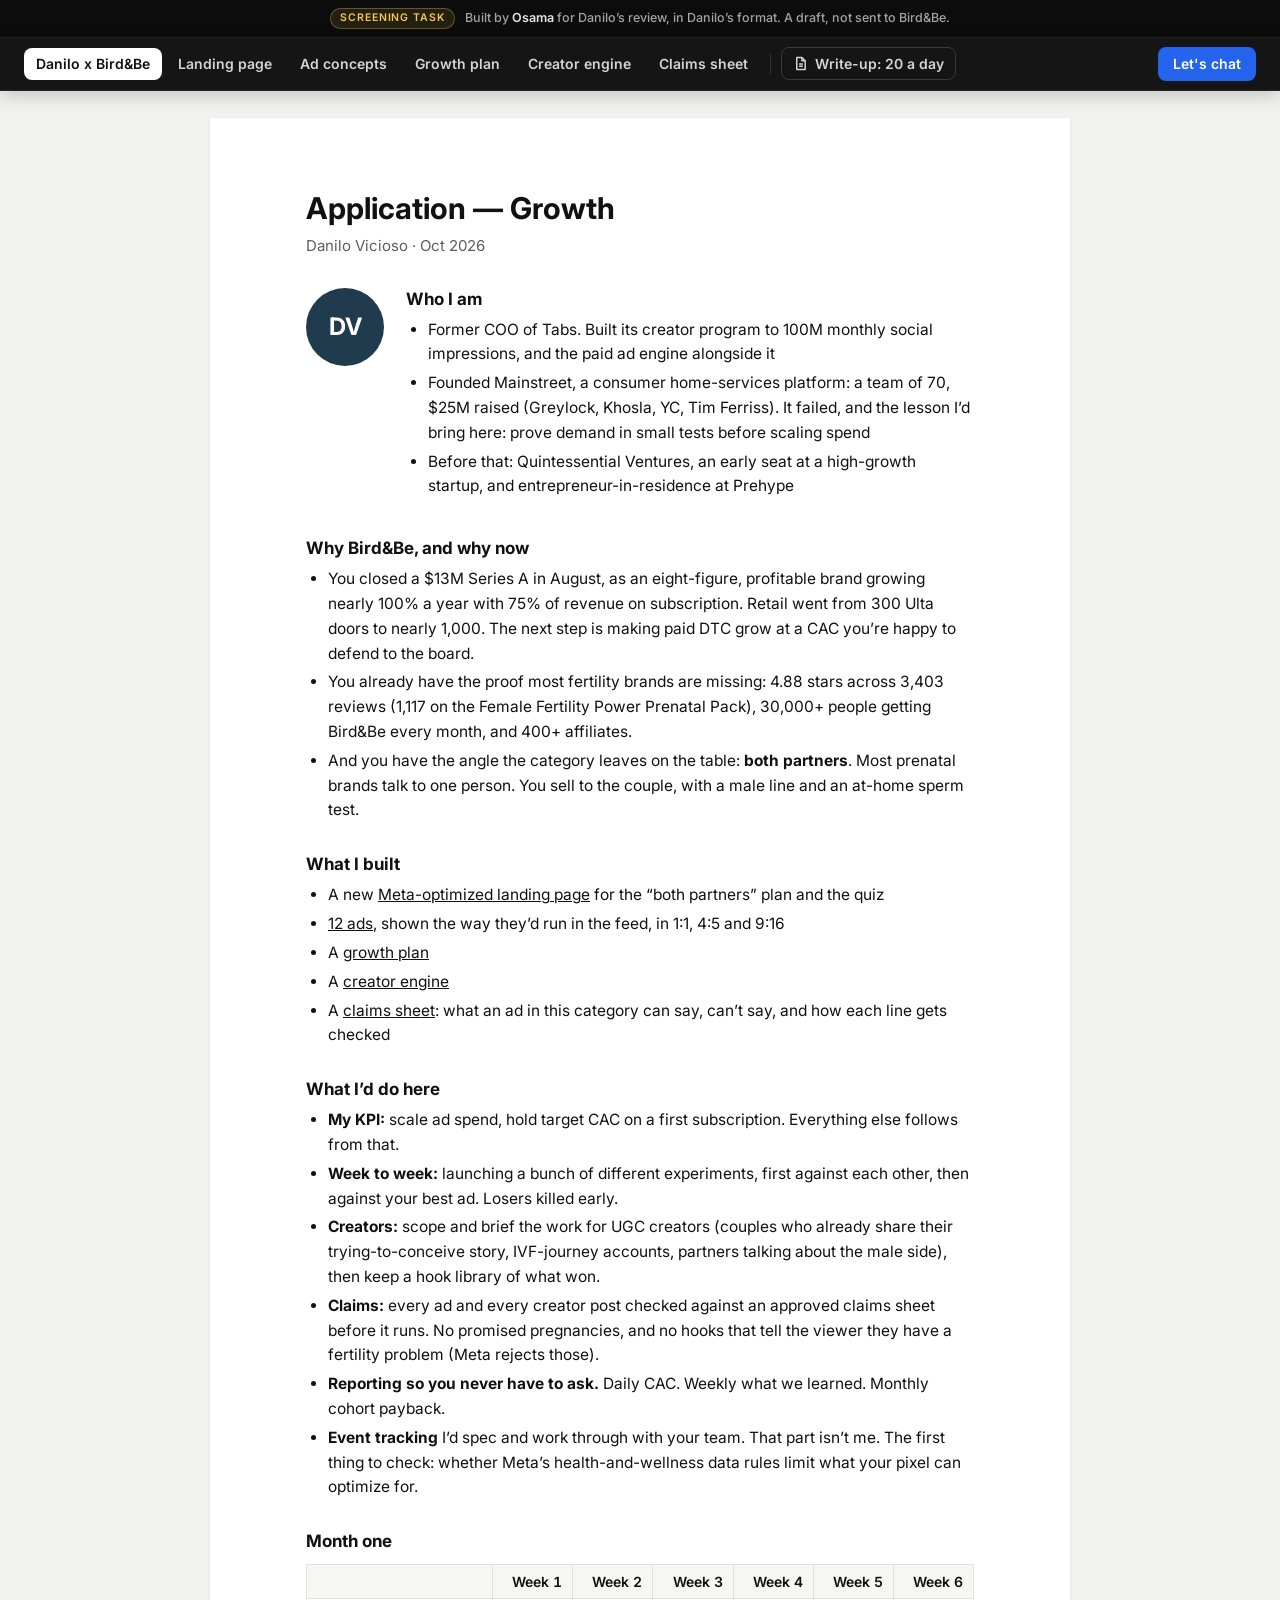
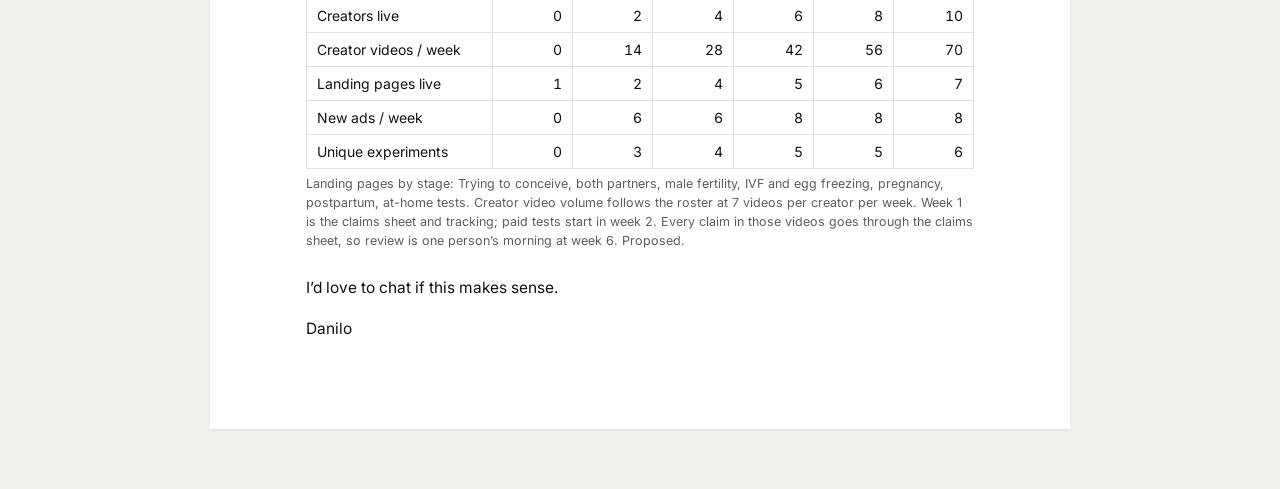
<file: index.html>
<!doctype html>
<html lang="en">
<head>
<meta charset="utf-8">
<meta name="viewport" content="width=device-width,initial-scale=1">
<meta name="robots" content="noindex,nofollow">
<title>Danilo x Bird&amp;Be</title>
<meta name="description" content="Application, landing page, 12 ad concepts in 3 sizes, growth plan, creator engine and claims sheet for Bird&amp;Be. A screening task built by Osama in Danilo’s format.">
<meta property="og:type" content="website">
<meta property="og:title" content="Danilo x Bird&amp;Be">
<meta property="og:description" content="Application, landing page, 12 ad concepts in 3 sizes, growth plan, creator engine and claims sheet for Bird&amp;Be. A screening task built by Osama in Danilo’s format.">
<meta property="og:url" content="https://madiosamam.github.io/birdandbe/">
<meta property="og:image" content="https://madiosamam.github.io/birdandbe/img/og-cover.jpg">
<meta property="og:image:width" content="1200">
<meta property="og:image:height" content="630">
<meta name="twitter:card" content="summary_large_image">
<link rel="icon" href="data:image/svg+xml,%3Csvg xmlns=%27http://www.w3.org/2000/svg%27 viewBox=%270 0 64 64%27%3E%3Crect width=%2764%27 height=%2764%27 rx=%2714%27 fill=%27%23151515%27/%3E%3Ctext x=%2732%27 y=%2744%27 font-family=%27Georgia,serif%27 font-size=%2734%27 fill=%27%23ffffff%27 text-anchor=%27middle%27%3EB%3C/text%3E%3C/svg%3E">
<link rel="preconnect" href="https://fonts.googleapis.com">
<link rel="preconnect" href="https://fonts.gstatic.com" crossorigin>
<link href="https://fonts.googleapis.com/css2?family=Inter:wght@400;500;600;700&family=Newsreader:ital,opsz,wght@0,6..72,400;0,6..72,500;0,6..72,600;1,6..72,400;1,6..72,500&family=Poppins:wght@400;500;600&family=Caveat:wght@500&display=swap" rel="stylesheet">
<link rel="stylesheet" href="style.css?v=12">
</head>
<body>

<div class="meta-bar"><span class="pill">Screening task</span><span>Built by <b>Osama</b> for Danilo’s review, in Danilo’s format. A draft, not sent to Bird&amp;Be.</span></div>

<header class="topbar">
  <nav class="tabs" aria-label="Sections">
    <a class="tab" href="#application">Danilo x Bird&amp;Be</a>
    <a class="tab" href="#landing">Landing page</a>
    <a class="tab" href="#ads">Ad concepts</a>
    <a class="tab" href="#growth">Growth plan</a>
    <a class="tab" href="#creators">Creator engine</a>
    <a class="tab" href="#claims">Claims sheet</a>
    <span class="divider" aria-hidden="true"></span>
    <a class="tab doc-tab" href="scale.html"><svg viewBox="0 0 16 16" fill="none" stroke="currentColor" stroke-width="1.6" stroke-linejoin="round" aria-hidden="true"><path d="M4 1.5h5.5L13 5v9.5H4z"/><path d="M9.5 1.5V5H13M6.5 8.5h4M6.5 11h4"/></svg>Write-up: 20 a day</a>
  </nav>
  <a class="chat" href="#chat">Let's chat</a>
</header>

<main>

<!-- ===================================================== APPLICATION -->
<section class="view" id="view-application">
<article class="doc">
  <h1>Application — Growth</h1>
  <p class="byline">Danilo Vicioso · Oct 2026</p>

  <div class="who">
    <div class="avatar">DV</div>
    <div>
      <h3>Who I am</h3>
      <ul>
        <li>Former COO of Tabs. Built its creator program to 100M monthly social impressions, and the paid ad engine alongside it</li>
        <li>Founded Mainstreet, a consumer home-services platform: a team of 70, $25M raised (Greylock, Khosla, YC, Tim Ferriss). It failed, and the lesson I’d bring here: prove demand in small tests before scaling spend</li>
        <li>Before that: Quintessential Ventures, an early seat at a high-growth startup, and entrepreneur-in-residence at Prehype</li>
      </ul>
    </div>
  </div>

  <h3>Why Bird&amp;Be, and why now</h3>
  <ul>
    <li>You closed a $13M Series A in August, as an eight-figure, profitable brand growing nearly 100% a year with 75% of revenue on subscription. Retail went from 300 Ulta doors to nearly 1,000. The next step is making paid DTC grow at a CAC you’re happy to defend to the board.</li>
    <li>You already have the proof most fertility brands are missing: 4.88 stars across 3,403 reviews (1,117 on the Female Fertility Power Prenatal Pack), 30,000+ people getting Bird&amp;Be every month, and 400+ affiliates.</li>
    <li>And you have the angle the category leaves on the table: <b>both partners</b>. Most prenatal brands talk to one person. You sell to the couple, with a male line and an at-home sperm test.</li>
  </ul>

  <h3>What I built</h3>
  <ul>
    <li>A new <a href="#landing">Meta-optimized landing page</a> for the “both partners” plan and the quiz</li>
    <li><a href="#ads">12 ads</a>, shown the way they’d run in the feed, in 1:1, 4:5 and 9:16</li>
    <li>A <a href="#growth">growth plan</a></li>
    <li>A <a href="#creators">creator engine</a></li>
    <li>A <a href="#claims">claims sheet</a>: what an ad in this category can say, can’t say, and how each line gets checked</li>
  </ul>

  <h3>What I’d do here</h3>
  <ul>
    <li><b>My KPI:</b> scale ad spend, hold target CAC on a first subscription. Everything else follows from that.</li>
    <li><b>Week to week:</b> launching a bunch of different experiments, first against each other, then against your best ad. Losers killed early.</li>
    <li><b>Creators:</b> scope and brief the work for UGC creators (couples who already share their trying-to-conceive story, IVF-journey accounts, partners talking about the male side), then keep a hook library of what won.</li>
    <li><b>Claims:</b> every ad and every creator post checked against an approved claims sheet before it runs. No promised pregnancies, and no hooks that tell the viewer they have a fertility problem (Meta rejects those).</li>
    <li><b>Reporting so you never have to ask.</b> Daily CAC. Weekly what we learned. Monthly cohort payback.</li>
    <li><b>Event tracking</b> I’d spec and work through with your team. That part isn’t me. The first thing to check: whether Meta’s health-and-wellness data rules limit what your pixel can optimize for.</li>
  </ul>

  <h3>Month one</h3>
  <div class="table-scroll">
  <table class="t">
    <tr><th></th><th class="num">Week 1</th><th class="num">Week 2</th><th class="num">Week 3</th><th class="num">Week 4</th><th class="num">Week 5</th><th class="num">Week 6</th></tr>
    <tr><td>Creators live</td><td class="num">0</td><td class="num">2</td><td class="num">4</td><td class="num">6</td><td class="num">8</td><td class="num">10</td></tr>
    <tr><td>Creator videos / week</td><td class="num">0</td><td class="num">14</td><td class="num">28</td><td class="num">42</td><td class="num">56</td><td class="num">70</td></tr>
    <tr><td>Landing pages live</td><td class="num">1</td><td class="num">2</td><td class="num">4</td><td class="num">5</td><td class="num">6</td><td class="num">7</td></tr>
    <tr><td>New ads / week</td><td class="num">0</td><td class="num">6</td><td class="num">6</td><td class="num">8</td><td class="num">8</td><td class="num">8</td></tr>
    <tr><td>Unique experiments</td><td class="num">0</td><td class="num">3</td><td class="num">4</td><td class="num">5</td><td class="num">5</td><td class="num">6</td></tr>
  </table>
  </div>
  <p class="note">Landing pages by stage: Trying to conceive, both partners, male fertility, IVF and egg freezing, pregnancy, postpartum, at-home tests. Creator video volume follows the roster at 7 videos per creator per week. Week 1 is the claims sheet and tracking; paid tests start in week 2. Every claim in those videos goes through the claims sheet, so review is one person’s morning at week 6. Proposed.</p>

  <p class="sig" id="chat">I’d love to chat if this makes sense.</p>
  <p>Danilo</p>
</article>
</section>

<!-- ===================================================== LANDING PAGE -->
<section class="view lp" id="view-landing">
  <div class="marquee"><span>SUBSCRIBE &amp; SAVE 10% ✦ SUBSCRIPTIONS SHIP FREE ✦ DISCREET, UNMARKED PACKAGING ✦ HSA / FSA ELIGIBLE ✦ FORMULATED BY FERTILITY DOCTORS ✦&nbsp;SUBSCRIBE &amp; SAVE 10% ✦ SUBSCRIPTIONS SHIP FREE ✦ DISCREET, UNMARKED PACKAGING ✦ HSA / FSA ELIGIBLE ✦ FORMULATED BY FERTILITY DOCTORS ✦&nbsp;SUBSCRIBE &amp; SAVE 10% ✦ SUBSCRIPTIONS SHIP FREE ✦ DISCREET, UNMARKED PACKAGING ✦ HSA / FSA ELIGIBLE ✦ FORMULATED BY FERTILITY DOCTORS ✦&nbsp;SUBSCRIBE &amp; SAVE 10% ✦ SUBSCRIPTIONS SHIP FREE ✦ DISCREET, UNMARKED PACKAGING ✦ HSA / FSA ELIGIBLE ✦ FORMULATED BY FERTILITY DOCTORS ✦&nbsp;</span></div>
  <div class="nav">
    <a href="https://birdandbe.com/" target="_blank" rel="noopener" aria-label="Bird&amp;Be home"><img class="logo" src="img/birdandbe-logo.png" alt="Bird&amp;Be"></a>
    <nav><a href="https://birdandbe.com/collections/all" target="_blank" rel="noopener">Shop</a><a href="https://birdandbe.com/blogs/the-nest" target="_blank" rel="noopener">Learn</a><a href="https://birdandbe.com/pages/third-party-testing" target="_blank" rel="noopener">Third-Party Testing</a></nav>
    <span class="grow"></span>
    <a class="btn navy" href="https://birdandbe.com/pages/quiz" target="_blank" rel="noopener" style="padding:12px 22px">Take the quiz</a>
  </div>

  <div class="hero" id="landing-quiz">
    <div class="copy">
      <div class="eyebrow">For couples planning a pregnancy</div>
      <h1>It takes two. <em>So does the prep.</em></h1>
      <p class="lede">Doctor-formulated daily packs for her and for him, plus tests you can take at home. Take the five-minute quiz for a personalized recommendation.</p>
      <a class="btn navy" href="https://birdandbe.com/pages/quiz" target="_blank" rel="noopener">Take the quiz</a>
      <div class="sub-cta">Finish the quiz, get 10% off your next order · skip or cancel anytime · discreet shipping</div>
      <div class="checks"><span>Formulated by fertility doctors</span><span>Third-party tested in ISO 17025-accredited labs</span><span>HSA / FSA eligible</span></div>
      <p class="src">Claims as stated on birdandbe.com product pages and site banners, read 1 Oct 2026.</p>
    </div>
    <div class="media"><img loading="lazy" decoding="async" src="img/lifestyle-couple-in-bed-with-packs.webp" alt="A couple holding the Female and Male Fertility Power Packs" style="object-position:50% 20%"></div>
  </div>

  <div class="wrap">
    <div class="proofbar">
      <div><b>1,117</b><span>reviews on the Female Fertility Power Prenatal Pack <span class="stars">★★★★★</span></span></div>
      <div><b>30,000+</b><span>people getting Bird&amp;Be every month</span></div>
      <div><b>~1,000</b><span>Ulta Beauty stores carry Bird&amp;Be</span></div>
      <div><b>30</b><span>daily packets in every Power Pack</span></div>
    </div>
    <p class="src">Reviews and subscriber count from birdandbe.com; store count from Bird&amp;Be’s 2026 release (PR Newswire); packets from the box.</p>
  </div>

  <section class="s">
    <div class="wrap split" id="lp-onepack">
      <div style="border-radius:24px;overflow:hidden;background:#fff"><img loading="lazy" decoding="async" src="img/flatlay-power-prenatal-sachet-capsules.webp" alt="One Power Prenatal packet with its capsules"></div>
      <div>
        <div class="eyebrow">What’s in one packet</div>
        <h2 class="big">One pack. <em>Not five bottles.</em></h2>
        <p class="lead">Prenatal vitamins, egg-quality antioxidants, DHA and iron, sorted into one packet a day. Tear, take with food, done. The Male Fertility Power Pack works the same way, so you can take them together.</p>
        <p class="lead" style="margin-top:14px">5 capsules and 2 softgels per packet · 30 packets a box · vegan, major-allergen and gluten-free.</p>
        <p class="src">“Prenatals + egg quality antioxidants + DHA + Iron in one pack - not 5 separate bottles”: Female Fertility Power Prenatal Pack page and sachet, birdandbe.com, 1 Oct 2026.</p>
      </div>
    </div>
  </section>

  <section class="s sand">
    <div class="wrap center">
      <div class="eyebrow">Two packs, one plan</div>
      <h2 class="big">Her half. <em>His half.</em></h2>
      <p class="lead">Most prenatal routines are built for one person. Bird&amp;Be makes a pack for each partner, formulated by fertility doctors and third-party tested.</p>
      <div class="halves" style="text-align:left">
        <div class="half">
          <div class="ph"><img loading="lazy" decoding="async" src="img/female-fertility-power-prenatal-pack.webp" alt="Female Fertility Power Prenatal Pack"></div>
          <div class="body">
            <span class="chip">For her · trying to conceive</span>
            <h3>Female Fertility Power Prenatal Pack</h3>
            <div class="stars">★★★★★ <span style="color:var(--bb-navy);letter-spacing:0;font-size:13px">4.88 · 1,117 reviews</span></div>
            <ul>
              <li>Supports egg quality with CoQ10, NAC and more powerful antioxidants*</li>
              <li>Supports early neural tube development with choline, folate and vitamin A*</li>
              <li>Helps to prep your uterus and body for pregnancy with vitamins C, D, E and more*</li>
            </ul>
            <div class="price">$63 <small>or $56.70 on subscription</small></div>
          </div>
        </div>
        <div class="half">
          <div class="ph"><img loading="lazy" decoding="async" src="img/male-fertility-power-pack-sachet.jpg" alt="Male Fertility Power Pack"></div>
          <div class="body">
            <span class="chip" style="background:#d9e6f2;color:#1f4766">For him · trying to conceive</span>
            <h3>Male Fertility Power Pack</h3>
            <div class="stars">★★★★★ <span style="color:var(--bb-navy);letter-spacing:0;font-size:13px">4.86 · 162 reviews</span></div>
            <ul>
              <li>Supports healthy sperm count, motility and shape with CoQ10, L-Carnitine and antioxidants*</li>
              <li>Promotes healthy testosterone and hormone balance with zinc, vitamin D and magnesium*</li>
              <li>Supports sperm DNA quality with folate and choline*</li>
            </ul>
            <div class="price">$63 <small>or $56.70 on subscription</small></div>
          </div>
        </div>
      </div>
      <div style="margin-top:34px"><a class="btn navy" href="https://birdandbe.com/pages/quiz" target="_blank" rel="noopener">Find your plan: take the quiz</a><div class="sub-cta">Both packs together: Egg + Sperm Support Bundle, $107.10 instead of $126</div></div>
      <p class="src">Benefit lines quoted from each product page, birdandbe.com, 1 Oct 2026; “like NAC and Vitamin E” left out of his first line, because NAC isn’t on his facts panel. Prices from birdandbe.com product data; subscription saves 10%.</p>
    </div>
  </section>

  <section class="s navy">
    <div class="wrap split wide-left" id="lp-him">
      <div>
        <div class="eyebrow">The half that gets left out</div>
        <h2 class="big">Fertility isn’t only her job.</h2>
        <p class="lead">Sperm health is part of the plan from day one, and it’s the part most routines skip. Bird&amp;Be’s At-Home Sperm Test Kit is FDA-cleared and measures five sperm parameters at home, with results on a phone in under 20 minutes. Three tests per box, so you can track over time.</p>
        <div style="margin-top:26px"><a class="btn" style="background:#fff;color:var(--bb-navy)" href="https://birdandbe.com/products/at-home-sperm-test-kit" target="_blank" rel="noopener">Add the at-home test · $99</a></div>
        <p class="src" style="color:#c9d6e3">Test claims as stated on the At-Home Sperm Test Kit page and box, birdandbe.com, 1 Oct 2026. A screening test, not a diagnosis.</p>
      </div>
      <div style="border-radius:24px;overflow:hidden"><img loading="lazy" decoding="async" src="img/at-home-sperm-test-kit.jpg" alt="At-Home Sperm Test Kit with phone app"></div>
    </div>
  </section>

  <section class="s">
    <div class="wrap center">
      <div class="eyebrow">How it works</div>
      <h2 class="big">Three steps. <em>One morning habit.</em></h2>
      <div class="steps" style="text-align:left">
        <div class="step"><b>1</b><h3>Take the quiz</h3><p>About five minutes to a personalized recommendation of packs and boosts. Finishing it gets 10% off your next order.</p></div>
        <div class="step"><b>2</b><h3>Your plan ships</h3><p>30 daily packets per pack, on subscription. Ships free in plain, unmarked packaging. Skip or cancel anytime.</p></div>
        <div class="step"><b>3</b><h3>One packet each, with food</h3><p>Tear, take, done. Same time, same breakfast, two packets.</p></div>
      </div>
      <div style="margin-top:34px"><a class="btn navy" href="https://birdandbe.com/pages/quiz" target="_blank" rel="noopener">Take the quiz</a></div>
    </div>
  </section>

  <section class="s mint">
    <div class="wrap">
      <div class="eyebrow">What’s inside</div>
      <h2 class="big">The doses doing the heavy lifting.</h2>
      <div class="ing">
        <div><b>CoQ10 · 200&nbsp;mg</b><span>In both packs (600&nbsp;mg with the optional boost). Listed for egg quality in hers, and for sperm count, motility and shape in his.*</span></div>
        <div><b>Acetyl-L-carnitine · 500&nbsp;mg</b><span>In both packs’ antioxidant capsules.*</span></div>
        <div><b>Folate 1&nbsp;mg + choline</b><span>Both packs. For early neural tube development in hers; for sperm DNA quality in his: “nutrients most men’s supplements skip.”*</span></div>
        <div><b>DHA · 300&nbsp;mg</b><span>Algae-based omega-3, in both packs.*</span></div>
        <div><b>NAC 500&nbsp;mg + iron 27&nbsp;mg</b><span>Hers. NAC is the antioxidant Bird&amp;Be lists next to CoQ10 for egg quality; iron as ferrous bisglycinate.*</span></div>
        <div><b>Zinc 25&nbsp;mg + L-arginine 500&nbsp;mg</b><span>His. Zinc, vitamin D and magnesium are listed for healthy testosterone and hormone balance.*</span></div>
      </div>
      <p class="src">Doses from the supplement-facts panels on birdandbe.com product pages, 1 Oct 2026. *These statements have not been evaluated by the Food and Drug Administration. This product is not intended to diagnose, treat, cure, or prevent any disease.</p>
    </div>
  </section>

  <section class="s">
    <div class="wrap center">
      <div class="eyebrow">Shop the plan</div>
      <h2 class="big">Start with one. <em>Or start with both.</em></h2>
      <div class="products" style="text-align:left">
        <a class="prod" href="https://birdandbe.com/products/female-fertility-power-pack-prenatal-vitamins" target="_blank" rel="noopener"><div class="ph"><img loading="lazy" decoding="async" src="img/female-fertility-power-prenatal-pack.webp" alt="Female Fertility Power Prenatal Pack box"></div><div class="b"><span class="chip">For her</span><h3>Female Fertility Power Prenatal Pack</h3><p>Prenatal vitamins + DHA + antioxidants + iron</p><div class="price">$63 <small>· $56.70 subscribed</small></div></div></a>
        <a class="prod" href="https://birdandbe.com/products/male-fertility-supplements-power-pack" target="_blank" rel="noopener"><div class="ph"><img loading="lazy" decoding="async" src="img/male-fertility-power-pack.webp" alt="Male Fertility Power Pack box"></div><div class="b"><span class="chip" style="background:#d9e6f2;color:#1f4766">For him</span><h3>Male Fertility Power Pack</h3><p>Multivitamins + DHA + antioxidants + CoQ10</p><div class="price">$63 <small>· $56.70 subscribed</small></div></div></a>
        <a class="prod" href="https://birdandbe.com/products/prenatal-egg-sperm-support-bundle-for-couples" target="_blank" rel="noopener"><div class="ph"><img loading="lazy" decoding="async" src="img/egg-sperm-support-bundle.webp" alt="Egg + Sperm Support Bundle: both Power Pack boxes"></div><div class="b"><span class="chip" style="background:#f3dfe6;color:#6E1A3A">For both · save 15%</span><h3>Egg + Sperm Support Bundle</h3><p>Both Power Packs in one order</p><div class="price">$107.10 <small><s>$126</s></small></div></div></a>
        <a class="prod" href="https://birdandbe.com/products/at-home-sperm-test-kit" target="_blank" rel="noopener"><div class="ph"><img loading="lazy" decoding="async" src="img/at-home-sperm-test-kit.jpg" alt="At-Home Sperm Test Kit with the phone app"></div><div class="b"><span class="chip" style="background:#e7e3d6;color:#4b4630">At-home test</span><h3>At-Home Sperm Test Kit</h3><p>Five sperm parameters, 3 tests, results in under 20 minutes</p><div class="price">$99</div></div></a>
      </div>
      <p class="src">Prices from birdandbe.com, 1 Oct 2026.</p>
    </div>
  </section>

  <section class="s sand" id="lp-reviews">
    <div class="wrap center">
      <div class="eyebrow">Reviews</div>
      <h2 class="big">In their own words.</h2>
      <div class="reviews-filter">
        <button class="on" data-f="all">See all</button>
        <button data-f="both">Both partners</button>
        <button data-f="easy">Easy to take</button>
        <button data-f="test">At-home test</button>
        <button data-f="clinic">From the clinic</button>
      </div>
      <div class="reviews" style="text-align:left">
        <div class="rev" data-t="both"><q>My husband and I were taking a crazy amount of fertility supplements from our naturopath, and it was well over $250 a month. We’re getting a higher dose of CoQ10 from this formula and spending less.</q><div class="who"><span>Jayne</span><span class="tag">Egg + Sperm Bundle</span></div></div>
        <div class="rev" data-t="test"><q>my husband was much more willing to do the at home test and gave us a lot of peace of mind. For 3 tests and reduced anxiety, this is more than worth the price, imo!</q><div class="who"><span>Rebekah M., Chicago</span><span class="tag">Sperm Test Kit</span></div></div>
        <div class="rev" data-t="both easy"><q>The subscription reminders make it so easy to confirm, delay, or skip an order if needed, and the packs make it so simple to get our daily pills in.</q><div class="who"><span>Anonymous, Saskatoon</span><span class="tag">Male Power Pack</span></div></div>
        <div class="rev" data-t="clinic"><q>We were recommended to Bird&amp;Be from our fertility clinic and from the start- I had only good things to say.</q><div class="who"><span>Gabriella B., Hallandale</span><span class="tag">Female Power Pack</span></div></div>
        <div class="rev" data-t="test"><q>Husband was thoroughly impressed with the product. Not even the most tech savvy fella and didn’t even ask for my help with set up or anything.</q><div class="who"><span>Brittany M., Ardrossan</span><span class="tag">Sperm Test Kit</span></div></div>
        <div class="rev" data-t="easy"><q>I was a little nervous about the iron but haven’t experienced any side effects.</q><div class="who"><span>Rebecca A., Mississauga</span><span class="tag">Female Power Pack</span></div></div>
        <div class="rev" data-t="both"><q>We knew it was more expensive for prenatals, but compared to fertility treatments?! SO. MUCH. CHEAPER.</q><div class="who"><span>Miranda, Las Vegas</span><span class="tag">Egg + Sperm Bundle</span></div></div>
        <div class="rev" data-t="test clinic"><q>We also tested in the fertility clinic and the result matched with home test kits.</q><div class="who"><span>Anonymous, Toronto</span><span class="tag">Sperm Test Kit</span></div></div>
      </div>
      <p class="src">Reviews quoted word for word from birdandbe.com product pages (Judge.me), 1 Oct 2026; sitewide 4.88★ from 3,403 reviews. Reviews that describe a pregnancy are left out on purpose: they can’t be shown as typical results. Individual results vary.</p>
    </div>
  </section>

  <section class="s">
    <div class="wrap story">
      <div class="ph"><img loading="lazy" decoding="async" src="img/founders-samantha-diamond-breanna-hughes.jpg" alt="Bird&amp;Be founders"></div>
      <div>
        <div class="eyebrow">Why Bird&amp;Be exists</div>
        <h2 class="big">“We get it <em>because we lived it.</em>”</h2>
        <p class="lead">Samantha Diamond was going through pregnancy loss and buying ovulation and pregnancy tests at the drugstore every two weeks, while trying to source a list of supplements from her doctor. Breanna Hughes had been through more than four years of infertility, recurrent pregnancy loss and IVF.</p>
        <blockquote>“I had a Sorel boot box full of like 30 different bottles of pills.”<br><span style="font:500 14px var(--sans);font-style:normal">Breanna Hughes, co-founder &amp; COO</span></blockquote>
        <p class="lead">So they built the opposite: one packet a day, formulated by fertility doctors, for both partners.</p>
        <p class="src">About page, birdandbe.com; Samantha Diamond in PR Newswire, Sept 2026; Breanna Hughes in Collabs.io, Nov 2024.</p>
      </div>
    </div>
  </section>

  <section class="s sand">
    <div class="wrap center">
      <div class="eyebrow">Choose your start</div>
      <h2 class="big">One plan for two, <em>or one for you.</em></h2>
      <div class="offer" style="text-align:left">
        <div class="plan-card best"><span class="flag">MOST COMPLETE</span>
          <h3>Egg + Sperm Support Bundle</h3>
          <div class="price">$107.10 <small><s>$126</s> · save 15%</small></div>
          <ul><li>Female + Male Fertility Power Packs</li><li>30 daily packets each</li><li>Ships free, in plain packaging</li><li>HSA / FSA eligible</li></ul>
          <a class="btn navy" href="https://birdandbe.com/products/prenatal-egg-sperm-support-bundle-for-couples" target="_blank" rel="noopener">Get the couple plan</a>
        </div>
        <div class="plan-card">
          <h3>Just me, for now</h3>
          <div class="price">$56.70 <small>/ pack on subscription · $63 one-time</small></div>
          <ul><li>Female Fertility Power Prenatal Pack</li><li>Skip, reschedule or cancel anytime</li><li>Add his pack whenever you’re both ready</li><li>HSA / FSA eligible</li></ul>
          <a class="btn ghost" href="https://birdandbe.com/pages/quiz" target="_blank" rel="noopener">Take the quiz first</a>
        </div>
      </div>
      <p class="src">Offer terms from birdandbe.com, 1 Oct 2026.</p>
    </div>
  </section>

  <section class="s">
    <div class="wrap" style="max-width:900px">
      <div class="eyebrow">FAQ</div>
      <h2 class="big">Questions couples ask.</h2>
      
      <details><summary>Should we both take something?</summary><p>Bird&amp;Be makes a Female Fertility Power Prenatal Pack and a Male Fertility Power Pack, and sells them together as the Egg + Sperm Support Bundle, for couples preparing for or actively trying to conceive.</p></details>
      <details><summary>How do I take it?</summary><p>One packet a day, with food. Each Power Pack packet holds 5 capsules and 2 softgels; a box holds 30 packets. The CoQ10 boost versions add a softgel.</p></details>
      <details><summary>Can I skip or cancel my subscription?</summary><p>Yes. Skip, reschedule or cancel at any time, directly from your account, and manage orders by SMS. No contracts and no cancellation fees. Subscriptions save 10% and renew every 27 days.</p></details>
      <details><summary>What does shipping cost?</summary><p>Every subscription delivery ships free in the US and Canada. One-time orders ship free over $35. Orders arrive in plain, unmarked packaging.</p></details>
      <details><summary>Can I use HSA or FSA funds?</summary><p>Bird&amp;Be lists its products as HSA / FSA eligible.</p></details>
      <details><summary>Is the sperm test a diagnosis?</summary><p>No. It’s an FDA-cleared screening test that measures five sperm parameters at home. Talk to a doctor about any result.</p></details>
      
      <p class="src">Answers condensed from birdandbe.com, 1 Oct 2026.</p>
    </div>
  </section>

  <div class="disclaimer">Unsolicited concept by Danilo Vicioso, Former COO of Tabs. Not affiliated with, built by, or endorsed by Bird&amp;Be. Bird&amp;Be, product names and all photography belong to Bird&amp;Be. Every claim is quoted from birdandbe.com as read on 1 Oct 2026; the “clinically studied” motility figure on the Male Fertility Power Pack page is left out on purpose until the study is on file. *These statements have not been evaluated by the Food and Drug Administration. This product is not intended to diagnose, treat, cure, or prevent any disease.</div>
</section>

<!-- ===================================================== AD CONCEPTS -->
<section class="view" id="view-ads">
<div class="ads-page">
  <div class="ads-head">
    <p>Every ad is shown in the feed with its landing page. Every health line comes from the <a href="#claims">claims sheet</a>, and no hook tells the viewer they have a fertility problem. Switch the size:</p>
    <div class="ratio"><button class="on" data-r="11">1:1</button><button data-r="45">4:5</button><button data-r="916">9:16</button></div>
  </div>

  <div class="feed" data-r="11">

    <!-- 01 split -->
    <article class="post">
      <div class="ph"><div class="lg"><img loading="lazy" decoding="async" src="img/birdandbe-logo.png" alt="Bird&amp;Be"></div><div><b>Bird&amp;Be</b><span>Sponsored · Concept 01 · Her half, his half</span></div></div>
      <div class="copy">Most prenatal routines are built for one person.

Bird&amp;Be makes doctor-formulated packs for both partners: the Female Fertility Power Prenatal Pack and the Male Fertility Power Pack, in daily packets.

Get both in one order with the Egg + Sperm Support Bundle.</div>
      <div class="creative"><img loading="lazy" decoding="async" class="fit" src="img/egg-sperm-support-bundle.webp" alt="" style="object-position:50% 70%"><div class="a-split-top"><div class="c-serif">It takes two.</div></div><div class="a-pair"><div class="lab"><small>For him</small>Male Fertility Power Pack</div><div class="lab"><small>For her</small>Female Fertility Power Prenatal Pack</div></div></div>
      <div class="linkbar"><div><small>birdandbe.com</small><b>Her pack. His pack. One order.</b></div><a class="cta" href="#landing" title="Open the landing page this ad points to">Shop now</a></div>
    </article>

    <!-- 02 quiz -->
    <article class="post">
      <div class="ph"><div class="lg"><img loading="lazy" decoding="async" src="img/birdandbe-logo.png" alt="Bird&amp;Be"></div><div><b>Bird&amp;Be</b><span>Sponsored · Concept 02 · The quiz</span></div></div>
      <div class="copy">Preparing, trying, IVF, pregnant or postpartum: each stage needs something different.

The five-minute Bird&amp;Be quiz gives a personalized recommendation, and 10% off your next order when you finish.</div>
      <div class="creative a-quiz"><div class="layer">
        <div class="c-tag">Bird&amp;Be quiz · concept</div>
        <div class="prog"><i></i></div>
        <div class="c-serif" style="font-size:7.6cqw">Where are you in the journey?</div>
        <div class="opt">Preparing <span>○</span></div>
        <div class="opt sel">Trying to conceive <span>●</span></div>
        <div class="opt">Egg freezing + IVF <span>○</span></div>
        <div class="opt">Pregnancy <span>○</span></div>
        <div class="opt">Postpartum <span>○</span></div>
        <div class="c-foot" style="margin-top:auto;padding-top:3cqw">Five minutes to your perfect prenatal</div>
      </div></div>
      <div class="linkbar"><div><small>birdandbe.com</small><b>Find your perfect prenatal</b></div><a class="cta" href="#landing" title="Open the landing page this ad points to">Take quiz</a></div>
    </article>

    <!-- 03 sms -->
    <article class="post">
      <div class="ph"><div class="lg"><img loading="lazy" decoding="async" src="img/birdandbe-logo.png" alt="Bird&amp;Be"></div><div><b>Bird&amp;Be</b><span>Sponsored · Native 03 · Text thread</span></div></div>
      <div class="copy">The most common text in a Bird&amp;Be house.

Daily packets for her and for him, doctor-formulated and third-party tested. Delivered on subscription, skip or cancel any time.</div>
      <div class="creative a-sms"><div class="layer" style="padding:0">
        <div class="head">Sam ❤️</div>
        <div class="thread">
          <div class="b in">did you take yours?</div>
          <div class="b out">taking it now 💊</div>
          <div class="b in">the green box is yours btw</div>
          <div class="b out">I know which one is mine 😅</div>
          <div class="b in">ok good. same time tomorrow</div>
        </div>
        <div class="c-foot" style="padding:0 5cqw 5cqw;color:#555">Bird&amp;Be · for both of you</div>
      </div></div>
      <div class="linkbar"><div><small>birdandbe.com</small><b>Prenatal packs for two</b></div><a class="cta" href="#landing" title="Open the landing page this ad points to">Shop now</a></div>
    </article>

    <!-- 04 myth/fact -->
    <article class="post">
      <div class="ph"><div class="lg"><img loading="lazy" decoding="async" src="img/birdandbe-logo.png" alt="Bird&amp;Be"></div><div><b>Bird&amp;Be</b><span>Sponsored · Native 04 · Myth vs fact</span></div></div>
      <div class="copy">Fertility support usually gets pitched to one partner.

Bird&amp;Be also makes the Male Fertility Power Pack and an at-home sperm test, so both sides of the plan are covered.</div>
      <div class="creative a-myth"><div class="layer">
        <div class="c-tag" style="color:var(--bb-teal)">Fertility, myth vs fact</div>
        <div class="mf m"><small>Myth</small><div>Fertility supplements are only for women.</div></div>
        <div class="mf f"><small>Fact</small><div>Bird&amp;Be makes a Male Fertility Power Pack, too.</div></div>
        <div class="c-foot" style="color:var(--bb-teal)">birdandbe.com</div>
      </div></div>
      <div class="linkbar"><div><small>birdandbe.com</small><b>The male side of the plan</b></div><a class="cta" href="#landing" title="Open the landing page this ad points to">Learn more</a></div>
    </article>

    <!-- 05 check -->
    <article class="post">
      <div class="ph"><div class="lg"><img loading="lazy" decoding="async" src="img/birdandbe-logo.png" alt="Bird&amp;Be"></div><div><b>Bird&amp;Be</b><span>Sponsored · Native 05 · The check</span></div></div>
      <div class="copy">Run any prenatal through the check.

Bird&amp;Be: doctor-formulated, third-party tested, HSA/FSA eligible, and with a version for him.</div>
      <div class="creative a-check"><div class="layer">
        <div class="c-tag" style="color:#9fe0c9">The prenatal check</div>
        <div class="row">Doctor-formulated? <b>✓ YES</b></div>
        <div class="row">Third-party tested? <b>✓ YES</b></div>
        <div class="row">HSA / FSA eligible? <b>✓ YES</b></div>
        <div class="row">A version for him? <b>✓ YES</b></div>
        <div class="row">Skip or cancel any time? <b>✓ YES</b></div>
        <div class="c-foot" style="color:#9fe0c9">Five yeses · birdandbe.com</div>
      </div></div>
      <div class="linkbar"><div><small>birdandbe.com</small><b>Five yeses. One box.</b></div><a class="cta" href="#landing" title="Open the landing page this ad points to">Shop now</a></div>
    </article>

    <!-- 06 stat -->
    <article class="post">
      <div class="ph"><div class="lg"><img loading="lazy" decoding="async" src="img/birdandbe-logo.png" alt="Bird&amp;Be"></div><div><b>Bird&amp;Be</b><span>Sponsored · Exhibit 06 · The number</span></div></div>
      <div class="copy">4.88 stars from 1,117 reviews, on one prenatal pack.

The Female Fertility Power Prenatal Pack: prenatal vitamins, DHA, antioxidants and iron in one daily packet, formulated by fertility doctors and third-party tested.</div>
      <div class="creative a-stat"><div class="layer">
        <div class="c-tag">★★★★★ Female Fertility Power Prenatal Pack</div>
        <div class="n c-serif" style="margin-top:auto">1,117</div>
        <div class="c-serif" style="font-size:7cqw;margin-top:2cqw">reviews and counting.</div>
        <div class="c-foot" style="margin-top:5cqw">birdandbe.com</div>
      </div></div>
      <div class="linkbar"><div><small>birdandbe.com</small><b>Read the reviews</b></div><a class="cta" href="#landing" title="Open the landing page this ad points to">Shop now</a></div>
    </article>

    <!-- 07 review wall -->
    <article class="post">
      <div class="ph"><div class="lg"><img loading="lazy" decoding="async" src="img/birdandbe-logo.png" alt="Bird&amp;Be"></div><div><b>Bird&amp;Be</b><span>Sponsored · Native 07 · Review wall</span></div></div>
      <div class="copy">Four reviews from birdandbe.com, in the customers’ own words.

Doctor-formulated prenatals and fertility support for both partners. Individual results vary.</div>
      <div class="creative a-wall"><div class="layer">
        <div class="c-serif" style="font-size:6.4cqw">What customers say</div>
        <div class="grid">
          <div class="q">“the packs make it so simple to get our daily pills in.”<small>Saskatoon · Male Power Pack</small></div>
          <div class="q">“my husband was much more willing to do the at home test”<small>Rebekah M. · Sperm Test Kit</small></div>
          <div class="q">“We were recommended to Bird&amp;Be from our fertility clinic”<small>Gabriella B. · Female Power Pack</small></div>
          <div class="q">“We’re getting a higher dose of CoQ10 from this formula and spending less.”<small>Jayne · Egg + Sperm Bundle</small></div>
        </div>
      </div></div>
      <div class="linkbar"><div><small>birdandbe.com</small><b>Read the reviews</b></div><a class="cta" href="#landing" title="Open the landing page this ad points to">Shop now</a></div>
    </article>

    <!-- 08 sticky -->
    <article class="post">
      <div class="ph"><div class="lg"><img loading="lazy" decoding="async" src="img/birdandbe-logo.png" alt="Bird&amp;Be"></div><div><b>Bird&amp;Be</b><span>Sponsored · Native 08 · Sticky note</span></div></div>
      <div class="copy">We left a note on the box.

Bird&amp;Be makes daily fertility packs for her and for him. Same morning, two packets.</div>
      <div class="creative a-sticky"><img loading="lazy" decoding="async" src="img/lifestyle-woman-unboxing-kitchen.webp" alt=""><div class="note">Don’t forget: he takes one too. ♡</div></div>
      <div class="linkbar"><div><small>birdandbe.com</small><b>Packs for both partners</b></div><a class="cta" href="#landing" title="Open the landing page this ad points to">Shop now</a></div>
    </article>

    <!-- 09 side by side -->
    <article class="post">
      <div class="ph"><div class="lg"><img loading="lazy" decoding="async" src="img/birdandbe-logo.png" alt="Bird&amp;Be"></div><div><b>Bird&amp;Be</b><span>Sponsored · Native 09 · Side by side</span></div></div>
      <div class="copy">One bottle for one person, or a plan for two.

The Egg + Sperm Support Bundle puts both Power Packs in one order: $107.10 instead of $126.</div>
      <div class="creative"><div class="a-vs">
        <div class="them"><h5>The usual</h5><p class="big">One bottle.</p><p>One partner</p><p>Guess the right one</p><p>Buy again when it runs out</p></div>
        <div class="us"><h5>Bird&amp;Be</h5><p class="big">A plan for two.</p><p>Both partners</p><p>Picked with a five-minute quiz</p><p>Delivered, skip any time</p></div>
      </div></div>
      <div class="linkbar"><div><small>birdandbe.com</small><b>Egg + Sperm Support Bundle</b></div><a class="cta" href="#landing" title="Open the landing page this ad points to">Shop now</a></div>
    </article>

    <!-- 10 offer -->
    <article class="post">
      <div class="ph"><div class="lg"><img loading="lazy" decoding="async" src="img/birdandbe-logo.png" alt="Bird&amp;Be"></div><div><b>Bird&amp;Be</b><span>Sponsored · Exhibit 10 · Offer</span></div></div>
      <div class="copy">Two Power Packs, one order, 15% off.

The Egg + Sperm Support Bundle: the Female and Male Fertility Power Packs together for $107.10 (vs $126 separately). Free shipping on US orders over $35.</div>
      <div class="creative"><img loading="lazy" decoding="async" src="img/lifestyle-couple-in-bed-with-packs.webp" alt="" style="object-position:50% 30%"><div class="layer" style="justify-content:flex-end">
        <div style="background:rgba(251,247,238,.94);border-radius:4cqw;padding:5cqw">
          <div class="c-tag" style="color:var(--bb-teal)">Egg + Sperm Support Bundle</div>
          <div class="c-serif" style="font-size:9cqw;margin:2cqw 0">$107.10 <span style="font-size:.5em;text-decoration:line-through;opacity:.6">$126</span></div>
          <div style="font:500 3.6cqw/1.3 var(--sans)">Both Power Packs · save 15% · free US shipping over $35</div>
        </div>
      </div></div>
      <div class="linkbar"><div><small>birdandbe.com</small><b>Save 15% on the couple bundle</b></div><a class="cta" href="#landing" title="Open the landing page this ad points to">Shop now</a></div>
    </article>

    <!-- 11 test at home -->
    <article class="post">
      <div class="ph"><div class="lg"><img loading="lazy" decoding="async" src="img/birdandbe-logo.png" alt="Bird&amp;Be"></div><div><b>Bird&amp;Be</b><span>Sponsored · Exhibit 11 · At home</span></div></div>
      <div class="copy">A sperm test that never leaves the bathroom.

Bird&amp;Be’s At-Home Sperm Test Kit, $99. Private, at home, on his schedule.</div>
      <div class="creative"><img loading="lazy" decoding="async" class="fit" src="img/at-home-sperm-test-kit.jpg" alt=""><div class="layer">
        <div class="c-serif" style="font-size:8.6cqw;color:var(--bb-navy);max-width:62%">The test he can do at home.</div>
        <div class="c-foot" style="color:var(--bb-navy)">At-Home Sperm Test Kit · $99</div>
      </div></div>
      <div class="linkbar"><div><small>birdandbe.com</small><b>At-Home Sperm Test Kit</b></div><a class="cta" href="#landing" title="Open the landing page this ad points to">Shop now</a></div>
    </article>

    <!-- 12 notes -->
    <article class="post">
      <div class="ph"><div class="lg"><img loading="lazy" decoding="async" src="img/birdandbe-logo.png" alt="Bird&amp;Be"></div><div><b>Bird&amp;Be</b><span>Sponsored · Native 12 · Notes app</span></div></div>
      <div class="copy">The list a lot of couples start with.

Bird&amp;Be covers both partners: prenatal packs for her, the Male Fertility Power Pack for him, and tests you can take at home. Start with the quiz.</div>
      <div class="creative a-notes"><div class="layer" style="padding:0">
        <div class="bar"><span>‹ Notes</span><span>Done</span></div>
        <h4>Starting to try ✨</h4>
        <p>Things to sort this month:</p>
        <div class="chk">
          <div class="done">Take the Bird&amp;Be quiz</div>
          <div class="done">My prenatal pack</div>
          <div class="done">His pack (yes, his too)</div>
          <div>Ovulation tests</div>
          <div>Book the check-up</div>
        </div>
        <div class="c-foot" style="padding:0 5cqw 5cqw;color:#b38300">birdandbe.com</div>
      </div></div>
      <div class="linkbar"><div><small>birdandbe.com</small><b>Start with the quiz</b></div><a class="cta" href="#landing" title="Open the landing page this ad points to">Take quiz</a></div>
    </article>

  </div>

  <p class="ads-foot">Concepts only, not live ads. The Meta Ad Library couldn&rsquo;t be loaded from here (403), so these weren&rsquo;t checked against Bird&amp;Be&rsquo;s live ads; that&rsquo;s the first thing to do in week one. Every claim and price is as Bird&amp;Be states it on birdandbe.com, 1 Oct 2026; outcome language (“got pregnant”, “faster”) is left out on purpose, including from the review quotes chosen. No hook addresses the viewer’s health (“Struggling to…?”), per Meta’s personal-attributes policy. Photography © Bird&amp;Be, from birdandbe.com.</p>
</div>
</section>

<!-- ===================================================== GROWTH PLAN -->
<section class="view" id="view-growth">
<div class="plan">
  <div class="plan-hero">
    <img loading="lazy" decoding="async" src="img/lifestyle-hand-holding-capsules.jpg" alt="">
    <div class="inner">
      <div class="kicker">Growth plan · Bird&amp;Be · 1 Oct 2026</div>
      <h1>Scale spend. Hold CAC. Sell to both of them.</h1>
      <p>One number to protect, and a plan to grow paid DTC without it moving: the couple as the unit of sale, creator proof before spend, and gates we agree on before any money moves.</p>
    </div>
  </div>

  <div class="stats">
    <div class="stat"><b>$[[ ]]</b><span>target CAC on a first subscription. Yours to set in week one; everything below is gated on it</span></div>
    <div class="stat"><b>6–8</b><span>new ads tested a week once the claims sheet is signed off (proposed)</span></div>
    <div class="stat"><b>$5,500</b><span>creator cap in month one (proposed)</span></div>
    <div class="stat"><b>Day 30</b><span>keep-or-stop call, on the numbers</span></div>
  </div>
  <p class="note">Every figure marked “proposed” or “assumed” is Danilo’s plan, not Bird&amp;Be data. Cover photo: Bird&amp;Be, birdandbe.com.</p>

  <div class="toc">
    <a href="#g1"><i>01</i><b>The number</b><span>What we protect and how it breaks</span></a>
    <a href="#g2"><i>02</i><b>The couple</b><span>Why the unit of sale is two people</span></a>
    <a href="#g3"><i>03</i><b>Disturbances</b><span>Seven risks, scored and owned</span></a>
    <a href="#g4"><i>04</i><b>The ceiling</b><span>The most a customer can cost</span></a>
    <a href="#g5"><i>05</i><b>Test ramp</b><span>Six weeks, week by week</span></a>
    <a href="#g6"><i>06</i><b>$100,000</b><span>Where the next dollars go</span></a>
    <a href="#g7"><i>07</i><b>Channels</b><span>What has to be true first</span></a>
    <a href="#g8"><i>08</i><b>Payback</b><span>Conception is the goal, not churn</span></a>
    <a href="#g9"><i>09</i><b>Scope &amp; gates</b><span>What this covers, and when we stop</span></a>
  </div>

  <div class="block" id="g1">
    <div class="kicker">01 · The number</div>
    <h2>One number to protect. Seven ways it breaks. Three moves.</h2>
    <p>The number is blended CAC on a first subscription order, at the spend you want to reach. Retail now carries a lot of the volume, so DTC has to earn its budget on its own numbers.</p>
    <div class="two">
      <div class="card"><h4>Protect</h4><p>Target CAC on a first subscription, set together in week one.</p></div>
      <div class="card"><h4>Three moves</h4><p>1. Lead with the couple: both packs, one checkout, and a couples path in the quiz (to build).<br>2. Creator proof first; whitelist only videos that already worked organically.<br>3. Quiz-first landing pages per stage: trying, IVF, him, pregnancy, postpartum.</p></div>
    </div>
    <div class="bars">
      <div><b>$13M</b><span>Series A, closed Aug 2026 (BDC Thrive, BFG Partners)</span></div>
      <div><b>~1,000</b><span>Ulta doors by spring 2026, up from 300 in Sept 2025</span></div>
      <div><b>30,000+</b><span>people getting Bird&amp;Be every month, as stated on birdandbe.com</span></div>
      <div><b>1,117</b><span>reviews on the Female Fertility Power Prenatal Pack</span></div>
    </div>
    <p class="note">BetaKit and PR Newswire, Series A announcement, 22 Sept 2026; birdandbe.com, read 1 Oct 2026.</p>
  </div>

  <div class="block" id="g2">
    <div class="kicker">02 · The couple</div>
    <h2>Most of the category sells to one person. Bird&amp;Be can sell to two.</h2>
    <p>A couple bundle does three things at once: it raises the first order (Egg + Sperm Support Bundle: $107.10 vs $63 for one pack), it doubles the people who care if the box arrives, and it gives creators a story nobody else in the feed is telling.</p>
    <div class="table-scroll">
    <table class="t">
      <tr><th>Reason to buy</th><th>Proof we already have</th><th class="num">Concepts in this set</th></tr>
      <tr><td>It takes two: support for both partners</td><td>Female + Male Fertility Power Packs; Egg + Sperm Support Bundle</td><td class="num">6</td></tr>
      <tr><td>Doctor-formulated, third-party tested</td><td>&ldquo;Formulated by fertility doctors&rdquo;; &ldquo;Third-party tested in ISO 17025-accredited labs&rdquo;</td><td class="num">1</td></tr>
      <tr><td>The right pack for your stage</td><td>Five-minute quiz; 10% off the next order when you finish</td><td class="num">1</td></tr>
      <tr><td>Know earlier: tests at home</td><td>At-Home Sperm Test Kit ($99), Ovarian Reserve Screening Test ($40)</td><td class="num">2</td></tr>
      <tr><td>Real reviews, real couples</td><td>1,117 reviews on the hero pack; 3,403 sitewide</td><td class="num">2</td></tr>
    </table>
    </div>
    <p class="note">Prices from birdandbe.com product data, 1 Oct 2026. Counts match the 12 concepts on the Ad concepts tab.</p>
  </div>

  <div class="block" id="g3">
    <div class="kicker">03 · Disturbances</div>
    <h2>Seven disturbances, scored, owned, gated by a number.</h2>
    <div class="table-scroll">
    <table class="t">
      <tr><th>Disturbance</th><th>Likelihood</th><th>Impact</th><th>Owner</th><th>Gate (proposed)</th></tr>
      <tr><td>Meta health-and-wellness data rules limit purchase optimization for reproductive-health brands</td><td>Med</td><td>High</td><td>Danilo + your dev</td><td>Check Events Manager in week one. If purchase events are restricted, optimize to quiz completion with health-free event names</td></tr>
      <tr><td>Personal-attributes policy: hooks like “Struggling to conceive?” get ads rejected</td><td>High</td><td>Med</td><td>Danilo (briefs, review)</td><td>Hooks talk about the product and the couple, never the viewer’s condition</td></tr>
      <tr><td>Outcome claims: a review or creator says “it got us pregnant”</td><td>High</td><td>High</td><td>Danilo (review) · Bird&amp;Be legal (sign-off)</td><td>Only claims-sheet lines run in paid; testimonials carry “individual results vary”</td></tr>
      <tr><td>Retail cannibalisation: the ad sells a box at Ulta, DTC CAC looks worse</td><td>Med</td><td>Med</td><td>Danilo</td><td>Read blended CAC + a geo holdout before cutting a winner</td></tr>
      <tr><td>Sensitive audience: loss, IVF stress</td><td>Med</td><td>High</td><td>Danilo (tone rules)</td><td>No baby-bump hooks to cold audiences; no countdown pressure</td></tr>
      <tr><td>Cold start on new angles (male fertility is new to most audiences)</td><td>High</td><td>Med</td><td>Danilo</td><td>First 14 days judged on CTR and quiz starts, not CAC</td></tr>
      <tr><td>Quiz drop-off before the plan</td><td>Med</td><td>High</td><td>Danilo</td><td>Completion under 40% → test a shorter quiz</td></tr>
    </table>
    </div>
    <p class="note">Scores are Danilo’s read from outside, re-scored in week one with your data. Meta policy references: Meta Advertising Standards, personal attributes; Meta business help on health and wellness data restrictions (2025).</p>
  </div>

  <div class="block" id="g4">
    <div class="kicker">04 · The ceiling</div>
    <h2>The ceiling. Five lines, with the assumed ones labelled.</h2>
    <div class="table-scroll">
    <table class="t">
      <tr><th>Line</th><th>Value</th><th>Status</th></tr>
      <tr><td>First order (couple bundle)</td><td>$107.10 (range $56.70–151.28)</td><td>FACT for the bundle price; mix ASSUMED</td></tr>
      <tr><td>Gross margin</td><td>65% (range 60–70%)</td><td>ASSUMED, replace in week one</td></tr>
      <tr><td>Refunds / credits</td><td>4% (range 3–5%)</td><td>ASSUMED</td></tr>
      <tr><td>Orders in year one</td><td>5 (range 3–7)</td><td>ASSUMED: trying → pregnancy → postpartum</td></tr>
      <tr><td>Repeat order value</td><td>$96.39 (range $56.70–119.34)</td><td>FACT: couple bundle on subscription (15% bundle + 10% subscriber). Mix ASSUMED</td></tr>
    </table>
    </div>
    <p><b>The math at the midpoint:</b> $107.10 × 65% × (1 − 4%) = $66.83 first-order margin. + 4 repeat orders × $96.39 × 65% = $250.61. Total <b>$317.44</b> twelve-month margin per couple.</p>
    <p>Across the ranges: low $56.70 × 60% × 0.95 + 2 × $56.70 × 60% = $100.36. High $151.28 × 70% × 0.97 + 6 × $119.34 × 70% = $603.95. The ceiling is a range, <b>$100 to $604</b>: the most a new subscriber can cost. It ignores the loyalty ladder (every 2nd order 15% off), which lowers it further. Replace the assumed lines and it recalculates.</p>
  </div>

  <div class="block" id="g5">
    <div class="kicker">05 · Test ramp</div>
    <h2>The test ramp. The blanks are yours to fill on day one.</h2>
    <div class="table-scroll">
    <table class="t">
      <tr><th>Week</th><th class="num">New ads live</th><th class="num">Budget / ad</th><th class="num">Weekly test spend</th><th class="num">Cumulative</th><th class="num">Creators posting</th><th>CAC target</th></tr>
      <tr><td>1</td><td class="num">0</td><td class="num">$0</td><td class="num">$0</td><td class="num">$0</td><td class="num">0</td><td>[[ ]]</td></tr>
      <tr><td>2</td><td class="num">6</td><td class="num">$250</td><td class="num">$1,500</td><td class="num">$1,500</td><td class="num">2</td><td>[[ ]]</td></tr>
      <tr><td>3</td><td class="num">6</td><td class="num">$300</td><td class="num">$1,800</td><td class="num">$3,300</td><td class="num">4</td><td>[[ ]]</td></tr>
      <tr><td>4</td><td class="num">8</td><td class="num">$300</td><td class="num">$2,400</td><td class="num">$5,700</td><td class="num">6</td><td>[[ ]]</td></tr>
      <tr><td>5</td><td class="num">8</td><td class="num">$300</td><td class="num">$2,400</td><td class="num">$8,100</td><td class="num">8</td><td>[[ ]]</td></tr>
      <tr><td>6</td><td class="num">8</td><td class="num">$400</td><td class="num">$3,200</td><td class="num">$11,300</td><td class="num">10</td><td>[[ ]]</td></tr>
    </table>
    </div>
    <p>Week one is the claims sheet and tracking. Static concepts start in week two (they don’t need creators); creator videos only go to paid once they’ve beaten the account’s median organically. Six weeks of paid tests total <b>$11,300</b> (proposed).</p>
  </div>

  <div class="block" id="g6">
    <div class="kicker">06 · Allocation</div>
    <h2>Where the first $100,000 goes (proposed).</h2>
    <div class="bars">
      <div><b>$40,000</b><span>40% · whitelisted creator videos</span></div>
      <div><b>$25,000</b><span>25% · new concepts (6–8 a week)</span></div>
      <div><b>$20,000</b><span>20% · the creator roster, fees and bonuses</span></div>
      <div><b>$15,000</b><span>15% · quiz, stage pages and high-intent search</span></div>
    </div>
    <p class="note">Search gets a slice here (not in most DTC plans) because people actively search for an at-home sperm test or a fertility prenatal. Split moves toward scaling as winners prove out.</p>
  </div>

  <div class="block" id="g7">
    <div class="kicker">07 · Channels</div>
    <h2>What has to be true before a channel opens.</h2>
    <div class="table-scroll">
    <table class="t">
      <tr><th>Channel</th><th>Open when (proposed)</th><th>Why wait</th></tr>
      <tr><td>Meta (paid)</td><td>Claims sheet signed; tracking checked; 3+ concepts beat CTR baseline</td><td>Health-data rules can cap optimization; know before scaling</td></tr>
      <tr><td>Google Search</td><td>Week 2, branded + “at-home sperm test” terms</td><td>High intent, small budget, fast read on CAC</td></tr>
      <tr><td>TikTok (paid)</td><td>Meta CAC holds 30 days at 1.5× spend</td><td>Creator videos need to prove themselves organically first</td></tr>
      <tr><td>Clinics &amp; pharmacy</td><td>Separate track with your team</td><td>Slower but trusted; Mandell’s partnership already exists</td></tr>
      <tr><td>Ulta / retail media</td><td>Not in scope</td><td>Measured only as a halo in the blended read</td></tr>
    </table>
    </div>
  </div>

  <div class="block" id="g8">
    <div class="kicker">08 · Payback</div>
    <h2>CAC is the number we steer by. Payback sets what it can be.</h2>
    <p>Fertility has a twist other subscriptions don’t: the best possible outcome ends the “trying” subscription. So payback is judged on the full journey, trying → pregnancy → postpartum, not on months on one product. The pregnancy and postpartum packs are what make a high first CAC affordable.</p>
    <div class="table-scroll">
    <table class="t">
      <tr><th class="num">CAC (scenario)</th><th class="num">First-order margin</th><th class="num">12-month margin</th><th class="num">Left after CAC</th><th>Payback</th></tr>
      <tr><td class="num">$60</td><td class="num">$66.83</td><td class="num">$317.44</td><td class="num">$257.44</td><td>First order</td></tr>
      <tr><td class="num">$120</td><td class="num">$66.83</td><td class="num">$317.44</td><td class="num">$197.44</td><td>Second order</td></tr>
      <tr><td class="num">$200</td><td class="num">$66.83</td><td class="num">$317.44</td><td class="num">$117.44</td><td>Fourth order</td></tr>
      <tr><td class="num">$330</td><td class="num">$66.83</td><td class="num">$317.44</td><td class="num">−$12.56</td><td>Never: stop</td></tr>
    </table>
    </div>
    <p class="note">Illustrative. Margins from section 04, all assumed. Judged on 90-day cohorts, not first-order ROAS.</p>
  </div>

  <div class="block" id="g9">
    <div class="kicker">09 · Scope &amp; gates</div>
    <h2>What this covers, and when we stop.</h2>
    <div class="two">
      <div class="card"><h4>Covers</h4><p>Meta and search creative and testing · the creator program · quiz and stage landing pages · weekly reporting · the claims sheet process</p></div>
      <div class="card"><h4>Doesn’t</h4><p>Formulation and clinical claims substantiation · pricing · retail and clinic partnerships · medical advice in any channel</p></div>
    </div>
    <div class="table-scroll">
    <table class="t">
      <tr><th>Day</th><th>Keep going if (proposed)</th><th>Stop or change if</th></tr>
      <tr><td>14</td><td>2 creators posting daily; 3+ videos over their median; 2+ static concepts above CTR baseline</td><td>Fewer than 2 videos beat the median</td></tr>
      <tr><td>30</td><td>2+ winners at target CAC; couple bundle ≥ 30% of first orders</td><td>Neither, so everything stops and nothing renews</td></tr>
      <tr><td>60</td><td>Winners hold 14 days; full roster of 10 posting</td><td>CAC up more than 10% at the higher spend</td></tr>
      <tr><td>90</td><td>Spend up at the same CAC; creator accounts under $1 per 1,000 views kept</td><td>Second-order rate below the assumed line</td></tr>
    </table>
    </div>
    <h3 style="margin-top:24px">Appendix: every number, and where it came from</h3>
    <div class="table-scroll">
    <table class="t">
      <tr><th>Figure</th><th>Source</th><th>Type</th></tr>
      <tr><td>$13M Series A; ~1,000 Ulta doors</td><td>BetaKit and Bird&amp;Be’s release (PR Newswire), Sept 2026</td><td>Fact</td></tr>
      <tr><td>Mandell’s Clinical Pharmacy partnership</td><td>PR Newswire, 20 Aug 2026</td><td>Fact</td></tr>
      <tr><td>Prices: $63 packs, $107.10 couple bundle, $99 sperm test, $40 ovarian reserve test; 10% off on subscription</td><td>birdandbe.com product data, 1 Oct 2026</td><td>Fact</td></tr>
      <tr><td>“30,000+ people getting Bird&amp;Be every month”; 1,117 reviews (3,403 sitewide)</td><td>birdandbe.com, 1 Oct 2026</td><td>Brand claim</td></tr>
      <tr><td>Meta Ad Library: not loaded (403) · Instagram @birdbeco 51K · TikTok 55.7K followers, 710K likes</td><td>facebook.com/ads/library; instagram.com/birdbeco; tiktok.com/@birdandbe, 1 Oct 2026</td><td>Fact</td></tr>
      <tr><td>65% margin · 4% credits · 5 orders · $96 repeat</td><td>Placeholders</td><td>Assumed</td></tr>
      <tr><td>Creator caps, test budgets, roster ramp</td><td>Danilo</td><td>Proposed</td></tr>
      <tr><td>100M+ organic views a month (Tabs)</td><td>Danilo’s track record</td><td>As stated</td></tr>
    </table>
    </div>
  </div>
</div>
</section>

<!-- ===================================================== CREATOR ENGINE -->
<section class="view" id="view-creators">
<div class="plan">
  <div class="plan-hero">
    <img loading="lazy" decoding="async" src="img/lifestyle-woman-unboxing-kitchen.webp" alt="">
    <div class="inner">
      <div class="kicker">Bird&amp;Be · Creator engine</div>
      <h1>Ten creators. Two partners on camera.</h1>
      <p>Ten creators, added two a week, posting to dedicated Bird&amp;Be accounts from briefs we write, with every health line checked before it posts. All numbers on this page are proposed.</p>
    </div>
  </div>
  <div class="stats">
    <div class="stat"><b>10</b><span>creators, 2 added a week</span></div>
    <div class="stat"><b>~303</b><span>videos a month (7 per creator per week)</span></div>
    <div class="stat"><b>Week 6</b><span>full roster, as in the month-one table</span></div>
    <div class="stat"><b>24 h</b><span>claims review on every post</span></div>
  </div>

  <div class="block">
    <div class="kicker">01 · At a glance</div>
    <h2>The whole program on one table</h2>
    <div class="table-scroll">
    <table class="t">
      <tr><th>Roster</th><td>10 creators, 2 added a week from week 2, full by week 6. At least half US.</td></tr>
      <tr><th>Who</th><td>Couples already sharing their trying-to-conceive story · IVF and egg-freezing journey accounts · partners talking about the male side · new-mom accounts for the pregnancy and postpartum packs. Under 10,000 followers, already filming daily life on a phone.</td></tr>
      <tr><th>Output</th><td>~303 videos a month, 7 per creator per week, on dedicated Bird&amp;Be accounts.</td></tr>
      <tr><th>Pay</th><td>$500–1,500 a month retainer by band, paid on time, so posting is guaranteed.</td></tr>
      <tr><th>Bonus</th><td>+$50 flat at 100,000 organic views; top-up to the band cap at 1,000,000. One a month.</td></tr>
      <tr><th>Compliance</th><td>Approved claims only. Never a promised pregnancy, never “cure” or “treat”, never a hook that tells the viewer they have a problem. Disclosure (#ad) checked before it goes live.</td></tr>
      <tr><th>Target</th><td>$1 per 1,000 organic views, per account, judged weekly.</td></tr>
      <tr><th>Decision</th><td>Day 90: scale the accounts under target, replace the rest.</td></tr>
    </table>
    </div>
  </div>

  <div class="block">
    <div class="kicker">02 · Track record</div>
    <h2>I have built this engine before</h2>
    <p>Same playbook, different category: I built and ran the creator engine at Tabs, to 100M+ organic views a month across TikTok, Instagram and YouTube. Many creator accounts posting about one brand act like a wall of organic search results. Fertility needs one thing Tabs didn’t: a stricter claims review. That’s built into the process below, not added at the end.</p>
  </div>

  <div class="block">
    <div class="kicker">03 · The work itself</div>
    <h2>What a roster actually ships</h2>
    <p>TikTok and Instagram to start. A hook in the first two seconds, shot on a phone in a real kitchen or bathroom, nothing that looks like an ad. The format stays; the content changes by stage.</p>
    <div class="three">
      <div class="card"><h4>“Our morning stack, both of us”</h4><p>Couple opens two weekly bags side by side. Hook: <i>“He takes one too.”</i> Lines from the sheet only.</p></div>
      <div class="card"><h4>“The test he did at home”</h4><p>Partner unboxes the At-Home Sperm Test Kit, walks through it, no results claims. Hook: <i>“We tested both of us, not just me.”</i></p></div>
      <div class="card"><h4>“What’s actually in a prenatal”</h4><p>Reads the label out loud: CoQ10, choline, folate form, as stated. Hook: <i>“I compared 3 prenatal labels.”</i></p></div>
      <div class="card"><h4>“Day 1 of trying, together”</h4><p>Routine vlog. Shows the quiz on the phone. No timelines, no outcomes.</p></div>
      <div class="card"><h4>“Gummies I don’t have to force down”</h4><p>Taste test of the new Gentle Prenatal Gummies (Sour Cherry Lime). Pregnancy-stage accounts.</p></div>
      <div class="card"><h4>“Things nobody told my husband”</h4><p>The male side, in the partner’s own words, approved lines only. The category’s least-used angle.</p></div>
    </div>
  </div>

  <div class="block">
    <div class="kicker">04 · How it runs</div>
    <h2>One channel for everything</h2>
    <div class="slack">
      <div class="side"><b>Bird&amp;Be</b><div># general</div><div># growth</div><div class="on"># creator-engine</div><div># claims-review</div><div style="margin-top:12px;opacity:.7">Slack Connect ● 10 creators</div></div>
      <div class="msgs">
        <div class="msg"><div class="av" style="background:#3D6584">📊</div><div><b>Creator Report</b><time>Mon 8:00 AM</time><p>Last 30 days · videos posted 284 · organic views 9.8M · cost / 1K $1.06 · breakouts 9</p></div></div>
        <div class="msg"><div class="av" style="background:#0E6E62">RL</div><div><b>Roster lead</b><time>Mon 8:30 AM</time><p>Morning all ☀️ this week’s briefs are pinned. 3 hooks each, every health line from the claims sheet. Drafts in by Wed 6pm.</p></div></div>
        <div class="msg"><div class="av" style="background:#6E1A3A">M</div><div><b>Maya</b><time>Mon 9:12 AM</time><p>Filming our routine tonight. Can I say the CoQ10 helps egg quality?</p><p class="reply">1 reply · Roster lead: “Use the sheet line, word for word, and keep it about the product, not your body. No ‘it worked for us’.”</p></div></div>
        <div class="msg"><div class="av" style="background:#7b8a5e">J</div><div><b>Jordan &amp; Sam</b><time>Wed 2:06 PM</time><p>Draft for review 👇 ▶ he-takes-one-too.mp4 0:21</p><p class="reply">2 replies · Claims check: “At 0:14 you say ‘this will get you pregnant faster’. Swap for the sheet line and you’re cleared.” · Jordan: “Fixed 👍”</p></div></div>
        <div class="msg"><div class="av" style="background:#111">✦</div><div><b>Claims check</b> <span class="pill">app</span><time>Wed 3:10 PM</time><p>Checked all 10 drafts against the claims sheet, line by line. 9 cleared. 1 sent back for an outcome claim, fixed within the hour. ✅</p></div></div>
      </div>
    </div>
    <p class="note">Illustrative. Briefs out Monday, questions answered in threads, every post reviewed inside a day, the numbers every week.</p>
  </div>

  <div class="block">
    <div class="kicker">05 · Sourcing &amp; vetting</div>
    <h2>Where they come from, and five filters</h2>
    <div class="two">
      <div class="card"><h4>Four sources in</h4><p>1. <b>Bird&amp;Be’s own reviewers and subscribers</b>: people who already wrote about their journey.<br>2. <b>TTC and IVF TikTok / Instagram</b>: screen for people already filming routines.<br>3. <b>UGC marketplaces</b>: fastest route to a month-one cohort.<br>4. <b>Paid recruiting ads</b> pointed at an application page: the only source we control the volume of.</p></div>
      <div class="card"><h4>Five filters, fewer each step</h4><p>1. Portfolio: three delivered videos.<br>2. Claims test: one brief from the sheet, scored on staying inside it.<br>3. Trial month: full deliverables, real deadlines.<br>4. Score: reliability, craft, compliance.<br>5. Retainer: winners continue; the rest are cut, in writing.</p></div>
    </div>
    <p class="note">Bird&amp;Be already runs an affiliate program (10% commission, &ldquo;400+ affiliates&rdquo;, via Impact) and has a professionals program for clinicians. The first recruits come from there. No named creators are listed here on purpose: nobody has been checked for existing deals or exclusivity yet, and this category deserves that check before a name goes on a page.</p>
  </div>

  <div class="block">
    <div class="kicker">06 · Bonuses</div>
    <h2>Upside only where it earns it</h2>
    <div class="table-scroll">
    <table class="t">
      <tr><th>Under 100K views</th><th>100,000 views</th><th>1,000,000 views</th></tr>
      <tr><td>$0</td><td>+$50 flat</td><td>Top-up to your band’s cap (a $500 retainer earns $500)</td></tr>
    </table>
    </div>
    <p class="note">One bonus per creator per calendar month. Organic views only. No bonus on a video that broke the claims sheet.</p>
  </div>

  <div class="block" id="calc">
    <div class="kicker">07 · Economics</div>
    <h2>Will it pay back? Move the inputs.</h2>
    <div class="calc">
      <div>
        <label>Creators <input id="c-n" type="number" value="10" min="1"></label>
        <label>Average pay per creator / month ($) <input id="c-pay" type="number" value="1000" min="0" step="50"></label>
        <label>Videos per creator / week <input id="c-wk" type="number" value="7" min="1"></label>
        <label>Typical views per video (median) <input id="c-med" type="number" value="1500" min="0" step="100"></label>
        <label>Share that break out (≥10× median, %) <input id="c-brk" type="number" value="4" min="0" step="0.5"></label>
        <label>Share that go viral (~750K views, %) <input id="c-vir" type="number" value="0.5" min="0" step="0.1"></label>
      </div>
      <div class="out">
        <div><span>Monthly cost</span><b id="o-cost"></b></div>
        <div><span>Videos / month</span><b id="o-vid"></b></div>
        <div><span>Est. views / month</span><b id="o-views"></b></div>
        <div><span>Cost per 1,000 views</span><b id="o-cpm"></b></div>
        <p class="verdict" id="o-verdict"></p>
      </div>
    </div>
    <p class="note">Estimate only: views = videos × median, breakouts at 10× the median, viral videos at 750K. The defaults are deliberately conservative; the line under the result shows what has to be true to reach $1.</p>
  </div>

  <div class="block">
    <div class="kicker">08 · Reporting</div>
    <h2>What you get every Monday</h2>
    <div class="table-scroll">
    <table class="t">
      <tr><th>#</th><th>Creator</th><th>Band</th><th class="num">Posts</th><th class="num">Median</th><th class="num">Best</th><th class="num">CPM</th><th>Claims flags</th><th>Status</th></tr>
      <tr><td>1</td><td>Creator 01</td><td>US · couple</td><td class="num">28</td><td class="num">2.1K</td><td class="num">1.4M</td><td class="num">$0.55</td><td>0</td><td>Keep</td></tr>
      <tr><td>2</td><td>Creator 02</td><td>US · IVF</td><td class="num">28</td><td class="num">1.6K</td><td class="num">380K</td><td class="num">$0.90</td><td>1 · fixed</td><td>Keep</td></tr>
      <tr><td>3</td><td>Creator 03</td><td>US · partner</td><td class="num">26</td><td class="num">1.1K</td><td class="num">92K</td><td class="num">$1.20</td><td>0</td><td>Watch</td></tr>
      <tr><td>4</td><td>Creator 04</td><td>CA · new mom</td><td class="num">21</td><td class="num">400</td><td class="num">6.0K</td><td class="num">$3.80</td><td>2</td><td>Replace</td></tr>
    </table>
    </div>
    <p class="note">Illustrative numbers. Sorted by cost per 1,000 views; keep, watch or replace is decided from the numbers, not from how a video felt.</p>
  </div>
</div>
</section>

<!-- ===================================================== CLAIMS SHEET -->
<section class="view" id="view-claims">
<article class="doc">
  <h1>Claims sheet</h1>
  <p class="byline">Bird&amp;Be · draft v0.1 for legal sign-off · 1 Oct 2026</p>
  <p>Fertility is the category where one careless line can get an ad account restricted or a brand in trouble. So the claims sheet comes first, and every ad, landing page and creator brief on this site is written from it. Green lines are copied from Bird&amp;Be’s own packaging and site; health benefit lines always carry the FDA asterisk. Nothing runs in paid until your team signs this off.</p>

  <h3>Green: lines we can use, word for word</h3>
  <div class="table-scroll">
  <table class="t claims">
    <tr><th>Line</th><th>Where Bird&amp;Be says it</th></tr>
    
    <tr><td class="ok">“Doctor-formulated” · “formulated by fertility doctors”</td><td>birdandbe.com page title and product pages</td></tr>
    <tr><td class="ok">“Third-party tested”</td><td>Third-Party Testing page, main menu</td></tr>
    <tr><td class="ok">“Preconception and antioxidant support”</td><td>Female Fertility Power Prenatal Pack, box</td></tr>
    <tr><td class="ok">“Sperm health support”</td><td>Male Fertility Power Pack, box</td></tr>
    <tr><td class="ok">“Screening test for five semen parameters”</td><td>At-Home Sperm Test Kit, box</td></tr>
    <tr><td class="ok">“30 packets” · “5 capsules, 2 softgels” · “Take with food”</td><td>Power Pack boxes and sachets</td></tr>
    <tr><td class="ok">“Supports egg quality with CoQ10, NAC and more powerful antioxidants”*</td><td>Female Fertility Power Prenatal Pack page</td></tr>
    <tr><td class="ok">“Supports early neural tube development with Choline, Folate and Vitamin A”*</td><td>Female Fertility Power Prenatal Pack page</td></tr>
    <tr><td class="ok">“Helps to prep your uterus and body for pregnancy with Vitamins C, D, E and more”*</td><td>Female Fertility Power Prenatal Pack page</td></tr>
    <tr><td class="ok">“Supports healthy sperm count, motility, and shape with CoQ10, L-Carnitine, and antioxidants”*</td><td>Male Fertility Power Pack page, without “like NAC” (see yellow)</td></tr>
    <tr><td class="ok">“Promotes healthy testosterone and hormone balance with Zinc, Vitamin D, and Magnesium”*</td><td>Male Fertility Power Pack page</td></tr>
    <tr><td class="ok">“Supports sperm DNA quality with Folate and Choline”*</td><td>Male Fertility Power Pack page</td></tr>
    <tr><td class="ok">“A non-invasive, FDA-cleared at-home test”</td><td>At-Home Sperm Test Kit page and box; keep the clearance number in the claims file</td></tr>
    <tr><td class="ok">“Measures 5 key sperm health parameters” · “Results to your smartphone in less than 20 minutes” · “Includes 3 tests per box”</td><td>At-Home Sperm Test Kit page</td></tr>
    <tr><td class="ok">“HSA/FSA eligible”</td><td>Product page badges and homepage</td></tr>
    <tr><td class="ok">“Prenatals + egg quality antioxidants + DHA + Iron in one pack - not 5 separate bottles”</td><td>Female Fertility Power Prenatal Pack page</td></tr>
    <tr><td class="ok">“Third-party tested in ISO 17025-accredited labs”</td><td>Product pages</td></tr>
    <tr><td class="ok">“Discreet shipping: Your order arrives in plain, unmarked packaging.”</td><td>Subscribe &amp; save page</td></tr>
    <tr><td class="ok">“Skip, reschedule or cancel at any time” · “No cancellation fees, ever.”</td><td>Subscribe &amp; save page</td></tr>
    <tr><td class="ok">“Save 10% (plus free shipping!) on every order” · “Free Shipping on Orders Over $35” · “Take Our Quiz and Get 10% Off Your Next Order”</td><td>Subscribe &amp; save page; site announcement bar</td></tr>
    
  </table>
  </div>

  <h3>Yellow: on the site today, held until fixed or substantiated</h3>
  <div class="table-scroll">
  <table class="t claims">
    <tr><th>Line</th><th>Issue found</th></tr>
    <tr><td>“Clinically studied to improve progressive sperm motility by 52.5% after 3 months*”</td><td>The product pages say 52.5%; Bird&amp;Be’s own study release (Sept 2024) and blog say 52.2%. Pick one, keep the footnote (“in a clinical study of males with infertility”), and have the study on file before it runs in paid.</td></tr>
    <tr><td>Male Fertility Power Pack: “antioxidants like NAC”</td><td>The supplement-facts panel on the same page doesn’t list NAC. Check the physical label before any NAC line is used for him.</td></tr>
    <tr><td>“Over 97% accuracy” (sperm test) · “Over 99.9% accuracy” (FSH test, ovulation tests)</td><td>Accuracy claims need the study on file before paid. The ovulation tests also disagree: “over 99.9%” in their own copy, “over 99%” on the TTC bundle page. Pick one.</td></tr>
    <tr><td>“Our ingredients actively work to help you get pregnant.”</td><td>Outcome + superiority claim on the prenatal comparison page. Not for paid.</td></tr>
    <tr><td>Homepage testimonials about getting pregnant</td><td>Can’t be shown as typical results in ads (FTC). The reviews used on this site were chosen without outcome language.</td></tr>
  </table>
  </div>

  <h3>Red: lines that never run</h3>
  <div class="table-scroll">
  <table class="t claims">
    <tr><th>Never say</th><th>Why</th></tr>
    <tr><td class="no">“Get pregnant faster” · “boosts your chances” · “it worked for us”</td><td>Outcome claim. Needs clinical substantiation; a testimonial counts as the brand saying it (FTC endorsement guides)</td></tr>
    <tr><td class="no">“Struggling to conceive?” · “Is your sperm count low?”</td><td>Meta personal-attributes policy: ads can’t assert or imply the viewer’s health condition</td></tr>
    <tr><td class="no">“Treats” · “cures” · “fixes” infertility, PCOS, low motility</td><td>Disease claim: turns a supplement into an unapproved drug (FDA / Health Canada)</td></tr>
    <tr><td class="no">“Better than IVF” · “instead of seeing a doctor”</td><td>Medical-advice substitution; also unsafe</td></tr>
    <tr><td class="no">Numbers from a study, unless the study is on file and the line is approved</td><td>Every number needs a source the legal team has seen</td></tr>
    <tr><td class="no">Before/after bumps, baby countdowns to cold audiences</td><td>Tone: the audience includes people going through loss and IVF</td></tr>
  </table>
  </div>

  <h3>How every line gets checked</h3>
  <ul>
    <li><b>Briefs</b> quote the green lines word for word. Creators get the sheet with the brief, not after.</li>
    <li><b>Automated pass:</b> each script and caption is compared line by line against the sheet; anything that isn’t on it is flagged, not guessed at.</li>
    <li><b>Human pass inside 24 hours</b> for everything flagged, and a sample of what passed.</li>
    <li><b>Testimonials</b> in paid only use quotes without outcome language, with “individual results vary”.</li>
    <li><b>Disclosure</b> (#ad / Paid partnership) checked before a creator post goes live.</li>
  </ul>
  <p class="note">Draft for Bird&amp;Be’s legal team. Policy references: Meta Advertising Standards (personal attributes; health and wellness); FTC Guides Concerning Use of Endorsements and Testimonials; FDA structure/function claim rules for dietary supplements; Health Canada NHP claims. Not legal advice.</p>
</article>
</section>

</main>
<script src="app.js?v=10"></script>
</body>
</html>
</file>
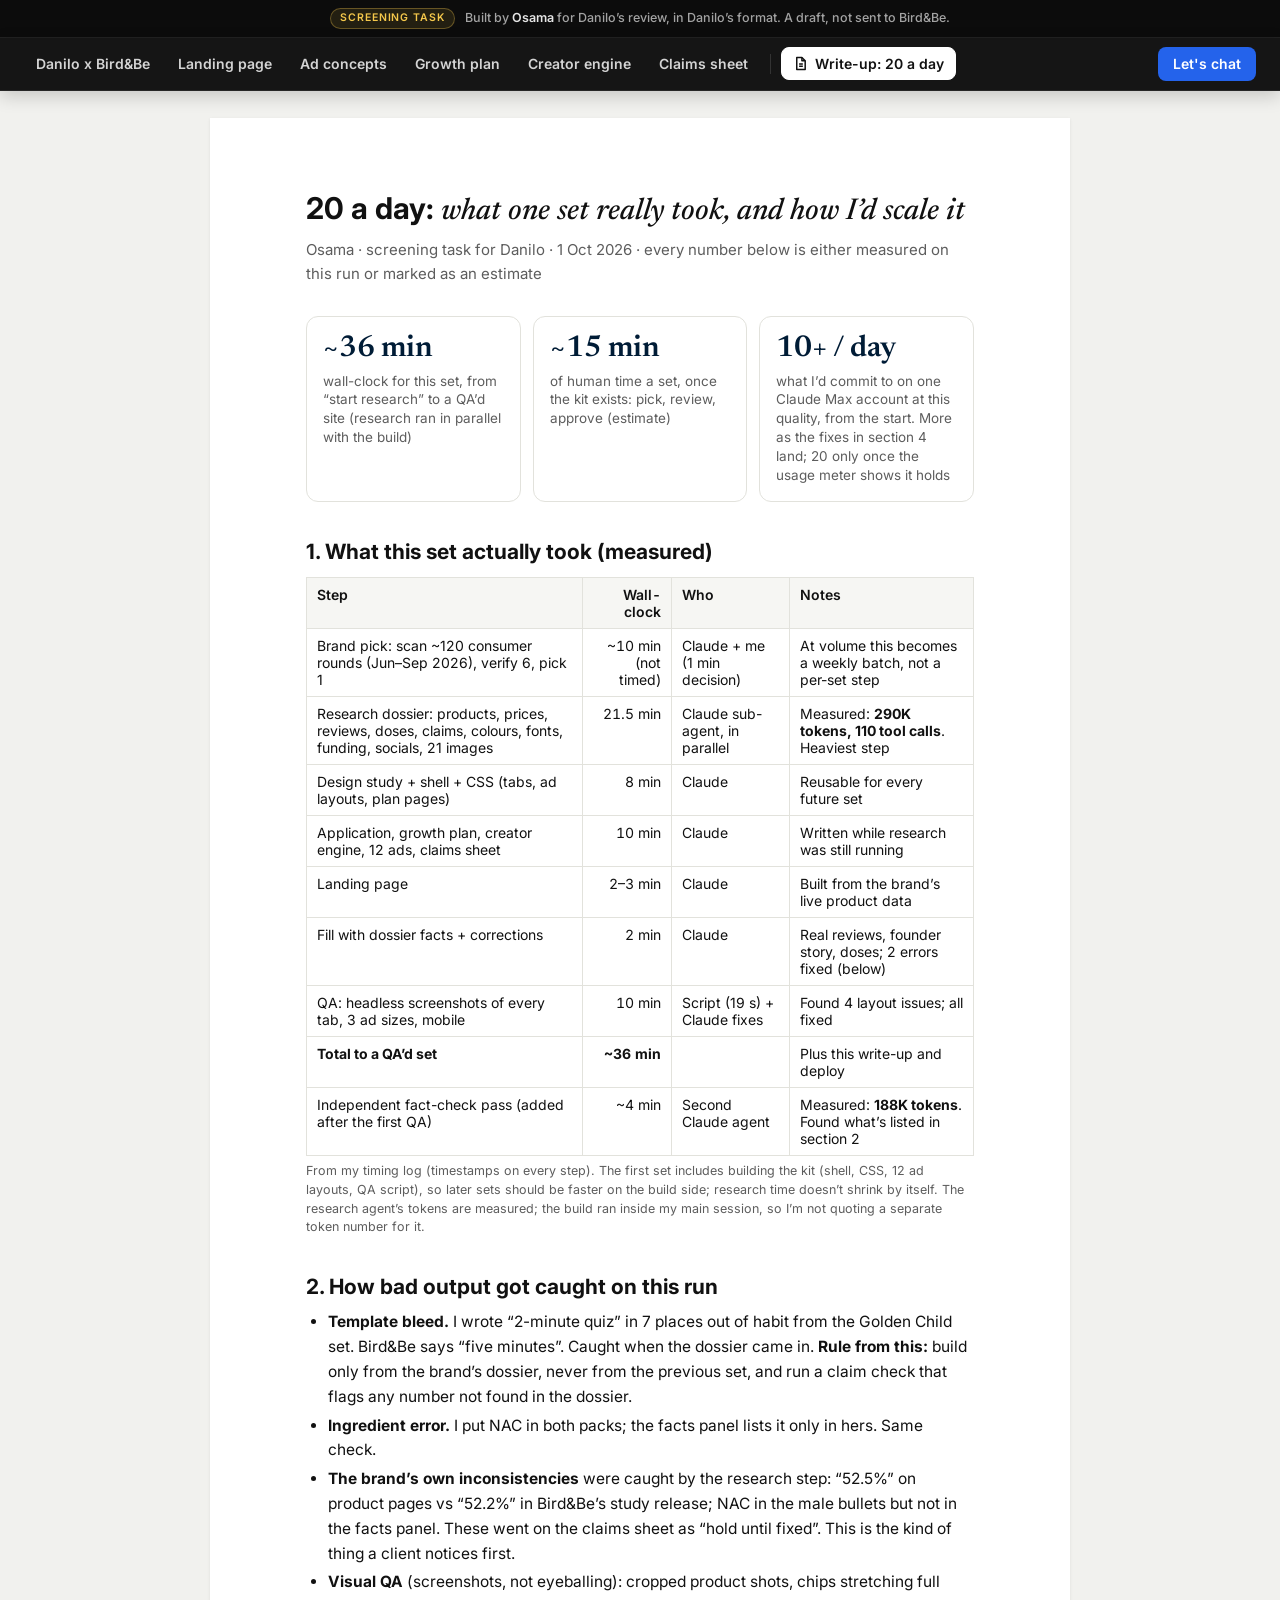
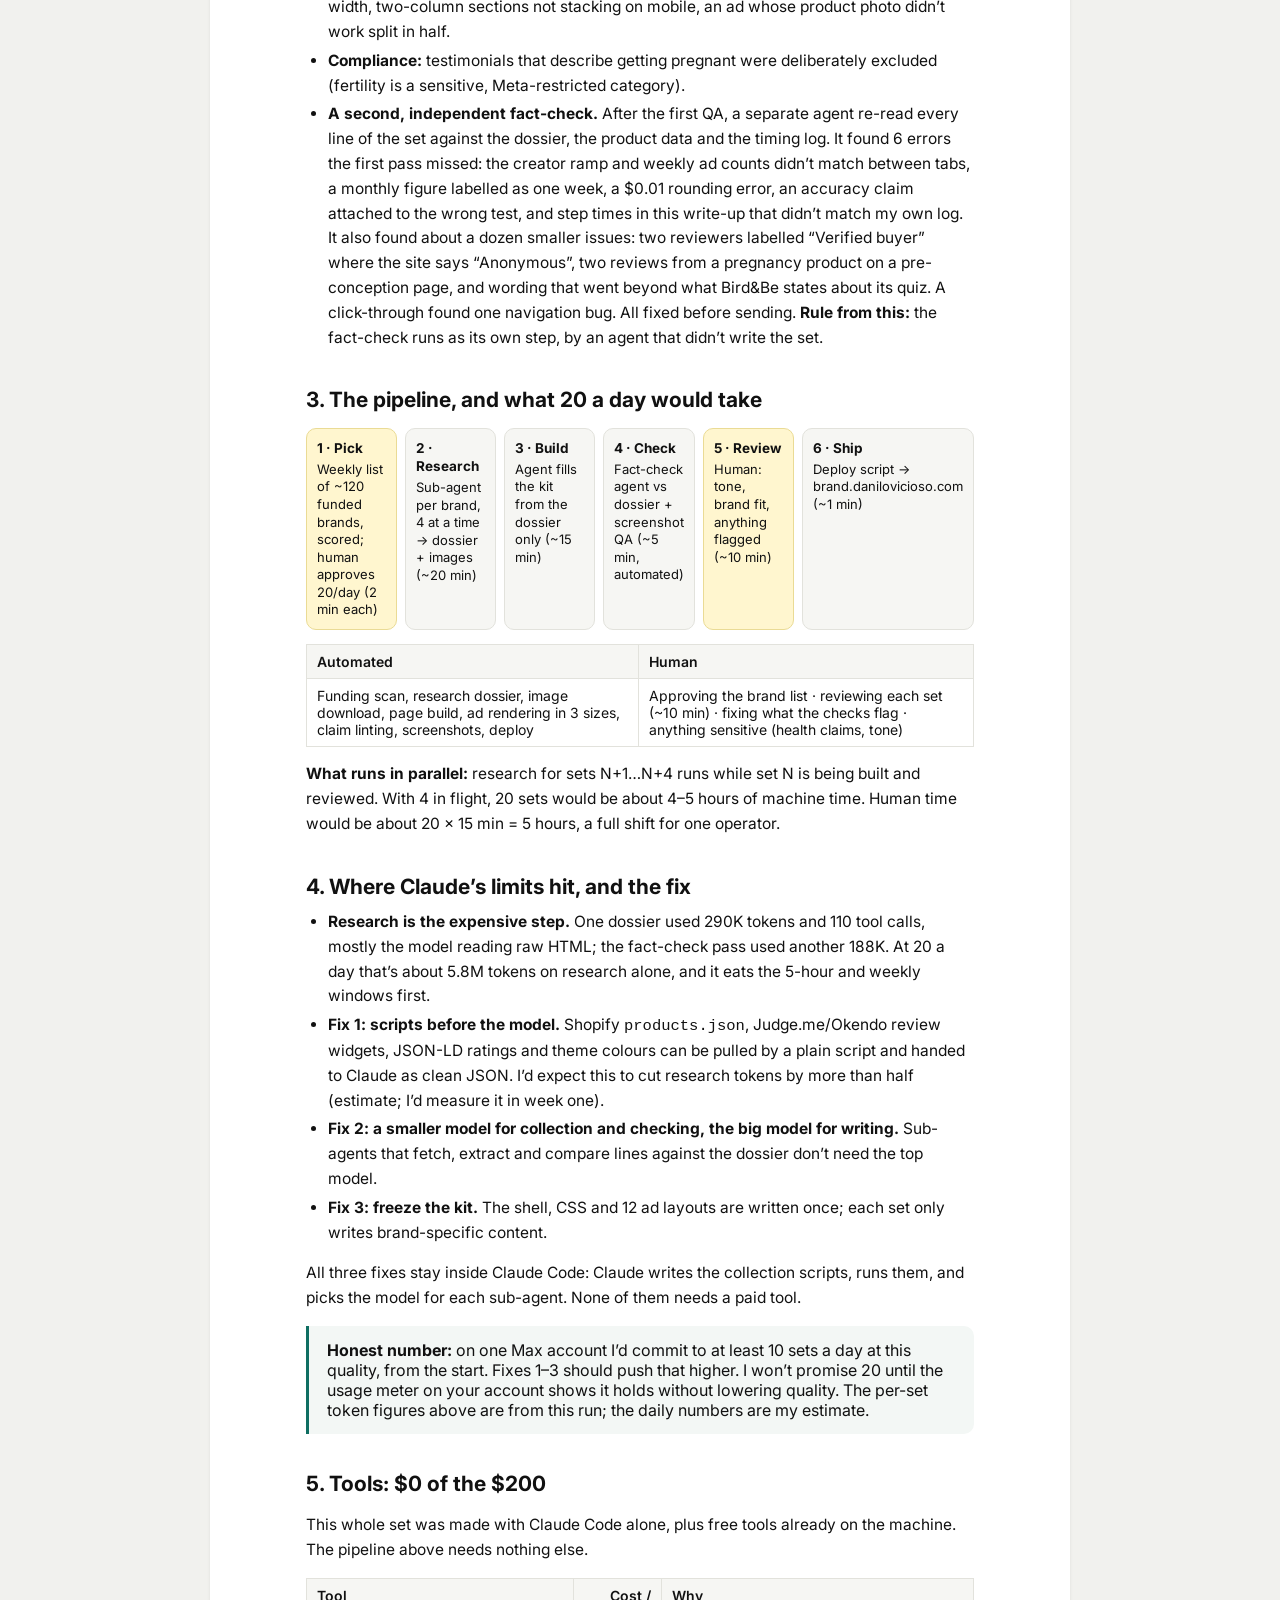
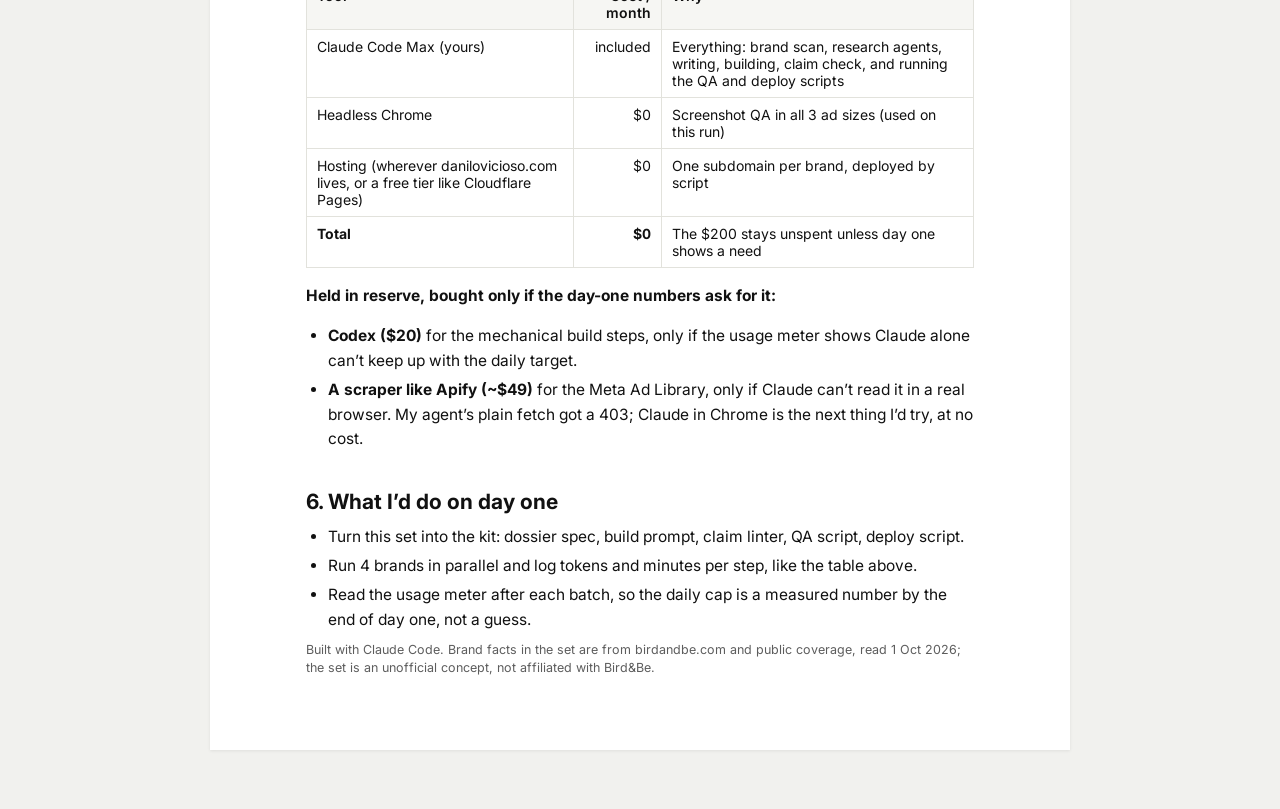
<file: scale.html>
<!doctype html>
<html lang="en">
<head>
<meta charset="utf-8">
<meta name="viewport" content="width=device-width,initial-scale=1">
<meta name="robots" content="noindex,nofollow">
<title>Write-up: 20 a day · Danilo x Bird&amp;Be</title>
<meta name="description" content="How one Bird&amp;Be set was made with Claude Code, measured step by step, and how to scale it toward 20 sets a day.">
<meta property="og:type" content="website">
<meta property="og:title" content="Write-up: 20 a day">
<meta property="og:description" content="How one Bird&amp;Be set was made with Claude Code, measured step by step, and how to scale it toward 20 sets a day.">
<meta property="og:url" content="https://madiosamam.github.io/birdandbe/scale.html">
<meta property="og:image" content="https://madiosamam.github.io/birdandbe/img/og-cover.jpg">
<meta property="og:image:width" content="1200">
<meta property="og:image:height" content="630">
<meta name="twitter:card" content="summary_large_image">
<link rel="icon" href="data:image/svg+xml,%3Csvg xmlns=%27http://www.w3.org/2000/svg%27 viewBox=%270 0 64 64%27%3E%3Crect width=%2764%27 height=%2764%27 rx=%2714%27 fill=%27%23151515%27/%3E%3Ctext x=%2732%27 y=%2744%27 font-family=%27Georgia,serif%27 font-size=%2734%27 fill=%27%23ffffff%27 text-anchor=%27middle%27%3EB%3C/text%3E%3C/svg%3E">
<link rel="preconnect" href="https://fonts.googleapis.com">
<link rel="preconnect" href="https://fonts.gstatic.com" crossorigin>
<link href="https://fonts.googleapis.com/css2?family=Inter:wght@400;500;600;700&family=Newsreader:ital,opsz,wght@0,6..72,500;1,6..72,500&display=swap" rel="stylesheet">
<link rel="stylesheet" href="style.css?v=12">
<style>
  .doc h2{font:700 21px/1.3 var(--ui);margin:36px 0 10px}
  .doc h1 em{font-family:var(--serif);font-weight:500}
  .big-n{display:grid;grid-template-columns:repeat(3,1fr);gap:12px;margin:20px 0}
  .big-n div{border:1px solid var(--line);border-radius:12px;padding:16px}
  .big-n b{display:block;font:600 30px/1.1 var(--serif);color:var(--bb-navy)}
  .big-n span{font-size:13.5px;color:var(--muted);line-height:1.4;display:block;margin-top:6px}
  .flow{display:grid;grid-template-columns:repeat(6,1fr);gap:8px;margin:14px 0}
  .flow div{background:#f6f6f3;border:1px solid var(--line);border-radius:10px;padding:10px;font-size:13px;line-height:1.35}
  .flow b{display:block;font-size:13.5px;margin-bottom:4px}
  .flow .h{background:#fff6cf;border-color:#eadb95}
  .callout{background:#f3f7f5;border-left:3px solid var(--bb-teal);padding:14px 18px;border-radius:0 10px 10px 0;margin:16px 0}
  @media (max-width:760px){.big-n{grid-template-columns:1fr}.flow{grid-template-columns:1fr 1fr}}
</style>
</head>
<body>
<div class="meta-bar"><span class="pill">Screening task</span><span>Built by <b>Osama</b> for Danilo’s review, in Danilo’s format. A draft, not sent to Bird&amp;Be.</span></div>

<header class="topbar">
  <nav class="tabs" aria-label="Sections">
    <a class="tab" href="index.html#application">Danilo x Bird&amp;Be</a>
    <a class="tab" href="index.html#landing">Landing page</a>
    <a class="tab" href="index.html#ads">Ad concepts</a>
    <a class="tab" href="index.html#growth">Growth plan</a>
    <a class="tab" href="index.html#creators">Creator engine</a>
    <a class="tab" href="index.html#claims">Claims sheet</a>
    <span class="divider" aria-hidden="true"></span>
    <a class="tab doc-tab active" href="scale.html" aria-current="page"><svg viewBox="0 0 16 16" fill="none" stroke="currentColor" stroke-width="1.6" stroke-linejoin="round" aria-hidden="true"><path d="M4 1.5h5.5L13 5v9.5H4z"/><path d="M9.5 1.5V5H13M6.5 8.5h4M6.5 11h4"/></svg>Write-up: 20 a day</a>
  </nav>
  <a class="chat" href="index.html#chat">Let's chat</a>
</header>

<article class="doc">
  <h1>20 a day: <em>what one set really took, and how I’d scale it</em></h1>
  <p class="byline">Osama · screening task for Danilo · 1 Oct 2026 · every number below is either measured on this run or marked as an estimate</p>

  <div class="big-n">
    <div><b>~36 min</b><span>wall-clock for this set, from “start research” to a QA’d site (research ran in parallel with the build)</span></div>
    <div><b>~15 min</b><span>of human time a set, once the kit exists: pick, review, approve (estimate)</span></div>
    <div><b>10+ / day</b><span>what I’d commit to on one Claude Max account at this quality, from the start. More as the fixes in section 4 land; 20 only once the usage meter shows it holds</span></div>
  </div>

  <h2>1. What this set actually took (measured)</h2>
  <div class="table-scroll">
  <table class="t">
    <tr><th>Step</th><th class="num">Wall-clock</th><th>Who</th><th>Notes</th></tr>
    <tr><td>Brand pick: scan ~120 consumer rounds (Jun–Sep 2026), verify 6, pick 1</td><td class="num">~10 min (not timed)</td><td>Claude + me (1 min decision)</td><td>At volume this becomes a weekly batch, not a per-set step</td></tr>
    <tr><td>Research dossier: products, prices, reviews, doses, claims, colours, fonts, funding, socials, 21 images</td><td class="num">21.5 min</td><td>Claude sub-agent, in parallel</td><td>Measured: <b>290K tokens, 110 tool calls</b>. Heaviest step</td></tr>
    <tr><td>Design study + shell + CSS (tabs, ad layouts, plan pages)</td><td class="num">8 min</td><td>Claude</td><td>Reusable for every future set</td></tr>
    <tr><td>Application, growth plan, creator engine, 12 ads, claims sheet</td><td class="num">10 min</td><td>Claude</td><td>Written while research was still running</td></tr>
    <tr><td>Landing page</td><td class="num">2–3 min</td><td>Claude</td><td>Built from the brand’s live product data</td></tr>
    <tr><td>Fill with dossier facts + corrections</td><td class="num">2 min</td><td>Claude</td><td>Real reviews, founder story, doses; 2 errors fixed (below)</td></tr>
    <tr><td>QA: headless screenshots of every tab, 3 ad sizes, mobile</td><td class="num">10 min</td><td>Script (19 s) + Claude fixes</td><td>Found 4 layout issues; all fixed</td></tr>
    <tr><td><b>Total to a QA’d set</b></td><td class="num"><b>~36 min</b></td><td></td><td>Plus this write-up and deploy</td></tr>
    <tr><td>Independent fact-check pass (added after the first QA)</td><td class="num">~4 min</td><td>Second Claude agent</td><td>Measured: <b>188K tokens</b>. Found what’s listed in section 2</td></tr>
  </table>
  </div>
  <p class="note">From my timing log (timestamps on every step). The first set includes building the kit (shell, CSS, 12 ad layouts, QA script), so later sets should be faster on the build side; research time doesn’t shrink by itself. The research agent’s tokens are measured; the build ran inside my main session, so I’m not quoting a separate token number for it.</p>

  <h2>2. How bad output got caught on this run</h2>
  <ul>
    <li><b>Template bleed.</b> I wrote “2-minute quiz” in 7 places out of habit from the Golden Child set. Bird&amp;Be says “five minutes”. Caught when the dossier came in. <b>Rule from this:</b> build only from the brand’s dossier, never from the previous set, and run a claim check that flags any number not found in the dossier.</li>
    <li><b>Ingredient error.</b> I put NAC in both packs; the facts panel lists it only in hers. Same check.</li>
    <li><b>The brand’s own inconsistencies</b> were caught by the research step: “52.5%” on product pages vs “52.2%” in Bird&amp;Be’s study release; NAC in the male bullets but not in the facts panel. These went on the claims sheet as “hold until fixed”. This is the kind of thing a client notices first.</li>
    <li><b>Visual QA</b> (screenshots, not eyeballing): cropped product shots, chips stretching full width, two-column sections not stacking on mobile, an ad whose product photo didn’t work split in half.</li>
    <li><b>Compliance:</b> testimonials that describe getting pregnant were deliberately excluded (fertility is a sensitive, Meta-restricted category).</li>
    <li><b>A second, independent fact-check.</b> After the first QA, a separate agent re-read every line of the set against the dossier, the product data and the timing log. It found 6 errors the first pass missed: the creator ramp and weekly ad counts didn’t match between tabs, a monthly figure labelled as one week, a $0.01 rounding error, an accuracy claim attached to the wrong test, and step times in this write-up that didn’t match my own log. It also found about a dozen smaller issues: two reviewers labelled “Verified buyer” where the site says “Anonymous”, two reviews from a pregnancy product on a pre-conception page, and wording that went beyond what Bird&amp;Be states about its quiz. A click-through found one navigation bug. All fixed before sending. <b>Rule from this:</b> the fact-check runs as its own step, by an agent that didn’t write the set.</li>
  </ul>

  <h2>3. The pipeline, and what 20 a day would take</h2>
  <div class="flow">
    <div class="h"><b>1 · Pick</b>Weekly list of ~120 funded brands, scored; human approves 20/day (2 min each)</div>
    <div><b>2 · Research</b>Sub-agent per brand, 4 at a time → dossier + images (~20 min)</div>
    <div><b>3 · Build</b>Agent fills the kit from the dossier only (~15 min)</div>
    <div><b>4 · Check</b>Fact-check agent vs dossier + screenshot QA (~5 min, automated)</div>
    <div class="h"><b>5 · Review</b>Human: tone, brand fit, anything flagged (~10 min)</div>
    <div><b>6 · Ship</b>Deploy script → brand.danilovicioso.com (~1 min)</div>
  </div>
  <div class="table-scroll">
  <table class="t">
    <tr><th>Automated</th><th>Human</th></tr>
    <tr><td>Funding scan, research dossier, image download, page build, ad rendering in 3 sizes, claim linting, screenshots, deploy</td><td>Approving the brand list · reviewing each set (~10 min) · fixing what the checks flag · anything sensitive (health claims, tone)</td></tr>
  </table>
  </div>
  <p><b>What runs in parallel:</b> research for sets N+1…N+4 runs while set N is being built and reviewed. With 4 in flight, 20 sets would be about 4–5 hours of machine time. Human time would be about 20 × 15 min = 5 hours, a full shift for one operator.</p>

  <h2>4. Where Claude’s limits hit, and the fix</h2>
  <ul>
    <li><b>Research is the expensive step.</b> One dossier used 290K tokens and 110 tool calls, mostly the model reading raw HTML; the fact-check pass used another 188K. At 20 a day that’s about 5.8M tokens on research alone, and it eats the 5-hour and weekly windows first.</li>
    <li><b>Fix 1: scripts before the model.</b> Shopify <code>products.json</code>, Judge.me/Okendo review widgets, JSON-LD ratings and theme colours can be pulled by a plain script and handed to Claude as clean JSON. I’d expect this to cut research tokens by more than half (estimate; I’d measure it in week one).</li>
    <li><b>Fix 2: a smaller model for collection and checking, the big model for writing.</b> Sub-agents that fetch, extract and compare lines against the dossier don’t need the top model.</li>
    <li><b>Fix 3: freeze the kit.</b> The shell, CSS and 12 ad layouts are written once; each set only writes brand-specific content.</li>
  </ul>
  <p>All three fixes stay inside Claude Code: Claude writes the collection scripts, runs them, and picks the model for each sub-agent. None of them needs a paid tool.</p>
  <div class="callout"><b>Honest number:</b> on one Max account I’d commit to at least 10 sets a day at this quality, from the start. Fixes 1–3 should push that higher. I won’t promise 20 until the usage meter on your account shows it holds without lowering quality. The per-set token figures above are from this run; the daily numbers are my estimate.</div>

  <h2>5. Tools: $0 of the $200</h2>
  <p>This whole set was made with Claude Code alone, plus free tools already on the machine. The pipeline above needs nothing else.</p>
  <div class="table-scroll">
  <table class="t">
    <tr><th>Tool</th><th class="num">Cost / month</th><th>Why</th></tr>
    <tr><td>Claude Code Max (yours)</td><td class="num">included</td><td>Everything: brand scan, research agents, writing, building, claim check, and running the QA and deploy scripts</td></tr>
    <tr><td>Headless Chrome</td><td class="num">$0</td><td>Screenshot QA in all 3 ad sizes (used on this run)</td></tr>
    <tr><td>Hosting (wherever danilovicioso.com lives, or a free tier like Cloudflare Pages)</td><td class="num">$0</td><td>One subdomain per brand, deployed by script</td></tr>
    <tr><td><b>Total</b></td><td class="num"><b>$0</b></td><td>The $200 stays unspent unless day one shows a need</td></tr>
  </table>
  </div>
  <p><b>Held in reserve, bought only if the day-one numbers ask for it:</b></p>
  <ul>
    <li><b>Codex ($20)</b> for the mechanical build steps, only if the usage meter shows Claude alone can’t keep up with the daily target.</li>
    <li><b>A scraper like Apify (~$49)</b> for the Meta Ad Library, only if Claude can’t read it in a real browser. My agent’s plain fetch got a 403; Claude in Chrome is the next thing I’d try, at no cost.</li>
  </ul>

  <h2>6. What I’d do on day one</h2>
  <ul>
    <li>Turn this set into the kit: dossier spec, build prompt, claim linter, QA script, deploy script.</li>
    <li>Run 4 brands in parallel and log tokens and minutes per step, like the table above.</li>
    <li>Read the usage meter after each batch, so the daily cap is a measured number by the end of day one, not a guess.</li>
  </ul>
  <p class="note">Built with Claude Code. Brand facts in the set are from birdandbe.com and public coverage, read 1 Oct 2026; the set is an unofficial concept, not affiliated with Bird&amp;Be.</p>
</article>
<script>{const f=()=>{const s=document.querySelector(".topbar .tabs"),t=s&&s.querySelector(".tab.active");if(t)s.scrollLeft=t.offsetLeft-(s.clientWidth-t.offsetWidth)/2;};f();document.fonts&&document.fonts.ready.then(f);}</script>
</body>
</html>
</file>
<file: style.css>
/* ============ Shell (Danilo's format) ============ */
:root{
  --shell:#151515; --shell-ink:#e9e9e9; --doc-bg:#f1f1ee; --ink:#111; --muted:#5d5d5d; --line:#e2e2dc; --blue:#2463eb;
  /* Bird&Be brand tokens (read from birdandbe.com, 1 Oct 2026) */
  --bb-cream:#FBF7EE; --bb-sand:#F3EBDD; --bb-navy:#001C36; --bb-ink:#00203F; --bb-steel:#3D6584;
  --bb-teal:#0E6E62; --bb-teal-2:#1C8C7C; --bb-mint:#DCEBD6; --bb-sage:#C9DCC2; --bb-berry:#6E1A3A; --bb-peach:#F6D9B8;
  --serif:"Newsreader", Georgia, "Times New Roman", serif; --sans:"Poppins", system-ui, -apple-system, "Segoe UI", Roboto, Arial, sans-serif;
  --ui:"Inter", system-ui, -apple-system, "Segoe UI", Roboto, Arial, sans-serif;
}
*{box-sizing:border-box}
html{scroll-behavior:smooth}
.view [id]{scroll-margin-top:72px}
body{margin:0;font-family:var(--ui);color:var(--ink);background:var(--doc-bg);-webkit-font-smoothing:antialiased}
img{max-width:100%;display:block}
a{color:inherit}

/* Context line: who built this and for whom. Same dark shell as the tab bar, so the header reads as one block */
.meta-bar{background:#0c0c0c;color:#a3a3a3;font:500 12.5px/1.45 var(--ui);padding:8px 24px;display:flex;align-items:center;justify-content:center;gap:10px;flex-wrap:wrap;text-align:center;border-bottom:1px solid #222}
.meta-bar .pill{flex:none;font:600 10.5px/1 var(--ui);letter-spacing:.09em;text-transform:uppercase;color:#f5c84b;background:rgba(245,200,75,.1);border:1px solid rgba(245,200,75,.32);border-radius:99px;padding:4px 9px}
.meta-bar b{color:#e5e5e5;font-weight:600}

.topbar{position:sticky;top:0;z-index:50;background:var(--shell);display:flex;align-items:center;gap:12px;padding:9px 24px;box-shadow:0 1px 0 #262626,0 6px 18px rgba(0,0,0,.18)}
.topbar .tabs{position:relative;flex:1;min-width:0;display:flex;align-items:center;gap:4px;overflow-x:auto;scrollbar-width:none}
.topbar .tabs::-webkit-scrollbar{display:none}
.topbar a.tab{flex:none;display:inline-flex;align-items:center;gap:7px;color:#d4d4d4;text-decoration:none;font:600 14px/1 var(--ui);padding:9px 12px;border-radius:8px;white-space:nowrap;transition:background .15s,color .15s}
.topbar a.tab:hover{background:#262626;color:#fff}
.topbar a.tab.active{background:#fff;color:#111}
.topbar .divider{flex:none;width:1px;height:20px;background:#333;margin:0 6px}
.topbar a.tab.doc-tab{border:1px solid #3a3a3a;padding:8px 11px}
.topbar a.tab.doc-tab.active{border-color:#fff}
.topbar a.tab svg{width:15px;height:15px;flex:none}
.topbar a.chat{flex:none;background:var(--blue);color:#fff;text-decoration:none;font:600 14px/1 var(--ui);padding:10px 15px;border-radius:8px;white-space:nowrap;transition:background .15s}
.topbar a.chat:hover{background:#1d4fd0}
:focus-visible{outline:2px solid #60a5fa;outline-offset:2px}
@media (max-width:760px){
  .meta-bar{padding:7px 14px;font-size:12px}
  .topbar{padding:8px 12px;gap:8px}
  .topbar .tabs{-webkit-mask-image:linear-gradient(90deg,#000 calc(100% - 28px),transparent);mask-image:linear-gradient(90deg,#000 calc(100% - 28px),transparent);padding-right:28px}
  .topbar a.chat{padding:9px 12px;font-size:13px}
}
@media (prefers-reduced-motion:reduce){
  html{scroll-behavior:auto}
  *{animation:none!important;transition:none!important}
}

main > section.view{display:none}
main > section.view.active{display:block}

/* ---------- doc pages (application, plans) ---------- */
.doc{max-width:860px;margin:28px auto 60px;background:#fff;box-shadow:0 1px 3px rgba(0,0,0,.08);padding:72px 96px}
.doc h1{font:700 30px/1.2 var(--ui);margin:0 0 8px}
.doc .byline{color:var(--muted);font-size:15px;margin:0 0 30px}
.doc h3{font:700 17px/1.3 var(--ui);margin:30px 0 8px}
.doc p,.doc li{font-size:15.5px;line-height:1.6}
.doc ul{padding-left:22px;margin:8px 0}
.doc li{margin:4px 0}
.who{display:grid;grid-template-columns:84px 1fr;gap:16px;align-items:start}
.avatar{width:78px;height:78px;border-radius:50%;background:#1f3b4d;color:#fff;display:grid;place-items:center;font:700 24px var(--ui)}
.who h3{margin-top:0}
table.t{width:100%;border-collapse:collapse;margin:12px 0 6px;font-size:14px}
table.t th,table.t td{border:1px solid var(--line);padding:8px 10px;text-align:left;vertical-align:top}
table.t th{background:#f6f6f3;font-weight:600}
table.t td.num,table.t th.num{text-align:right;font-variant-numeric:tabular-nums}
.note{color:var(--muted);font-size:12.5px!important;line-height:1.5!important;margin:6px 0 0}
.sig{margin-top:26px}

/* ---------- long plan pages ---------- */
.plan{max-width:1080px;margin:0 auto;padding:40px 28px 80px}
.plan-hero{border-radius:20px;overflow:hidden;position:relative;color:#fff;background:var(--bb-navy);min-height:360px;display:grid;align-items:end}
.plan-hero img{position:absolute;inset:0;width:100%;height:100%;object-fit:cover;opacity:.42}
.plan-hero .inner{position:relative;padding:40px 44px}
.kicker{font:600 12px/1 var(--ui);letter-spacing:.12em;text-transform:uppercase;opacity:.85}
.plan-hero h1{font:600 48px/1.05 var(--serif);margin:12px 0 10px;max-width:760px}
.plan-hero p{font-size:17px;line-height:1.5;max-width:720px;margin:0;opacity:.95}
.stats{display:grid;grid-template-columns:repeat(4,1fr);gap:12px;margin:18px 0 6px}
.stat{background:#fff;border:1px solid var(--line);border-radius:14px;padding:16px 18px}
.stat b{display:block;font:600 30px/1.1 var(--serif);color:var(--bb-navy)}
.stat span{font-size:13.5px;color:var(--muted);line-height:1.4;display:block;margin-top:6px}
.toc{display:grid;grid-template-columns:repeat(3,1fr);gap:10px;margin:28px 0}
.toc a{display:block;background:#fff;border:1px solid var(--line);border-radius:12px;padding:14px 16px;text-decoration:none}
.toc a i{font-style:normal;color:var(--bb-teal);font:600 12px var(--ui)}
.toc a b{display:block;font-size:15px;margin:4px 0 2px}
.toc a span{font-size:13px;color:var(--muted)}
.block{background:#fff;border:1px solid var(--line);border-radius:18px;padding:30px 34px;margin:18px 0}
.block .kicker{color:var(--bb-teal);opacity:1}
.block h2{font:600 30px/1.15 var(--serif);margin:8px 0 12px;color:var(--bb-navy)}
.block p{font-size:15.5px;line-height:1.6;margin:8px 0}
.pill{display:inline-block;font:600 11px/1 var(--ui);letter-spacing:.06em;text-transform:uppercase;padding:5px 8px;border-radius:99px;background:#eef3ee;color:#24543e}
.pill.warn{background:#fff1e3;color:#8a4a07}
.pill.bad{background:#fdeaea;color:#9a1d1d}
.two{display:grid;grid-template-columns:1fr 1fr;gap:16px}
.three{display:grid;grid-template-columns:repeat(3,1fr);gap:14px}
.card{border:1px solid var(--line);border-radius:14px;padding:18px;background:#fcfcfa}
.card h4{margin:0 0 6px;font:600 16px/1.3 var(--ui)}
.card p{margin:4px 0;font-size:14.5px}
.bars{display:grid;grid-template-columns:repeat(4,1fr);gap:10px;margin-top:10px}
.bars div{border-radius:12px;padding:16px;color:#fff;background:var(--bb-teal)}
.bars div:nth-child(2){background:var(--bb-steel)}
.bars div:nth-child(3){background:var(--bb-berry)}
.bars div:nth-child(4){background:#7b8a5e}
.bars b{font:600 26px/1 var(--serif);display:block}
.bars span{font-size:13px;opacity:.95;display:block;margin-top:6px;line-height:1.35}
.calc{display:grid;grid-template-columns:1.1fr .9fr;gap:20px;align-items:start}
.calc label{display:grid;grid-template-columns:1fr 90px;gap:10px;align-items:center;font-size:14px;margin:8px 0}
.calc input{width:100%;padding:8px;border:1px solid #cfcfc8;border-radius:8px;font:500 14px var(--ui)}
.calc .out{background:var(--bb-navy);color:#fff;border-radius:14px;padding:18px 20px}
.calc .out div{display:flex;justify-content:space-between;padding:7px 0;border-bottom:1px solid rgba(255,255,255,.14);font-size:14px}
.calc .out div b{font-variant-numeric:tabular-nums}
.calc .verdict{margin-top:12px;font-size:14px;line-height:1.45}

/* slack-style mock */
.slack{border:1px solid #ddd;border-radius:14px;overflow:hidden;display:grid;grid-template-columns:190px 1fr;background:#fff;font-size:14px}
.slack .side{background:#3f0e40;color:#e8d7ea;padding:14px}
.slack .side b{color:#fff;display:block;margin-bottom:10px}
.slack .side div{padding:4px 0;opacity:.9}
.slack .side .on{color:#fff;font-weight:600;opacity:1}
.slack .msgs{padding:12px 16px}
.msg{display:grid;grid-template-columns:34px 1fr;gap:10px;padding:8px 0;border-bottom:1px solid #f1f1f1}
.msg .av{width:34px;height:34px;border-radius:8px;display:grid;place-items:center;color:#fff;font:700 13px var(--ui)}
.msg b{font-size:14px}
.msg time{color:#888;font-size:12px;margin-left:6px}
.msg p{margin:2px 0;line-height:1.45}
.msg .reply{color:#1264a3;font-size:13px}

/* ============ Landing page (Bird&Be look) ============ */
.lp{background:var(--bb-cream);color:var(--bb-navy);font-family:var(--sans)}
.lp *{font-family:inherit}
.lp h1,.lp h2,.lp h3{font-family:var(--serif);font-weight:500;color:var(--bb-navy);letter-spacing:-.01em}
.lp em{font-family:var(--serif);font-style:italic}
.lp .wrap{max-width:1180px;margin:0 auto;padding:0 28px}
.lp .marquee{background:var(--bb-berry);color:#fff;overflow:hidden;white-space:nowrap;font:500 13px/1 var(--sans);padding:12px 0;letter-spacing:.04em}
.lp .marquee span{display:inline-block;animation:mq 38s linear infinite}
@keyframes mq{to{transform:translateX(-50%)}}
.lp .nav{display:flex;align-items:center;gap:28px;padding:16px 28px;max-width:1180px;margin:0 auto}
.lp .nav .logo{height:34px;width:auto}
.lp .nav .logo-text{font:500 34px/1 var(--serif);color:#2F5468;letter-spacing:-.02em}
.lp .nav nav{display:flex;gap:24px;font-size:15px}
.lp .nav nav a{text-decoration:none;color:var(--bb-navy)}
.lp .nav nav a:hover{text-decoration:underline;text-underline-offset:4px}
.lp .nav .grow{flex:1}
.btn{display:inline-flex;align-items:center;justify-content:center;gap:8px;border-radius:999px;padding:15px 28px;font:600 15px/1 var(--sans);text-decoration:none;border:0;cursor:pointer}
.btn.navy{background:var(--bb-navy);color:#fff}
.btn.steel{background:var(--bb-steel);color:#fff}
.btn.ghost{background:transparent;border:1.5px solid var(--bb-navy);color:var(--bb-navy)}
.lp .sub-cta{font-size:13px;opacity:.75;margin-top:10px}

.lp .hero{display:grid;grid-template-columns:1.05fr .95fr;gap:0;background:linear-gradient(180deg,#e6efd8 0%,#f6e6cf 100%);border-radius:0;min-height:560px}
.lp .hero .copy{padding:64px 56px 56px;align-self:center}
.lp .hero h1{font-size:62px;line-height:1.02;margin:0 0 18px}
.lp .hero p.lede{font-size:18px;line-height:1.55;max-width:520px;margin:0 0 26px}
.lp .hero .media{position:relative;overflow:hidden;min-height:560px}
.lp .hero .media img{position:absolute;inset:0;width:100%;height:100%;object-fit:cover}
.lp .checks{display:flex;flex-wrap:wrap;gap:8px 18px;margin-top:22px;font-size:14px}
.lp .checks span::before{content:"✓ ";color:var(--bb-teal);font-weight:700}
.lp .src{font-size:12px;opacity:.6;margin:14px 0 0;line-height:1.45}
.lp section.s{padding:84px 0}
.lp section.s.sand{background:var(--bb-sand)}
.lp section.s.navy{background:var(--bb-navy);color:#fff}
.lp section.s.navy h2,.lp section.s.navy h3{color:#fff}
.lp section.s.mint{background:var(--bb-mint)}
.lp .eyebrow{font:600 12px/1 var(--sans);letter-spacing:.14em;text-transform:uppercase;color:var(--bb-teal);margin-bottom:14px}
.lp section.s.navy .eyebrow{color:#9fd3c7}
.lp h2.big{font-size:46px;line-height:1.08;margin:0 0 16px;max-width:820px}
.lp .center{text-align:center}
.lp .center h2.big{margin-left:auto;margin-right:auto}
.lp .lead{font-size:17px;line-height:1.6;max-width:680px}
.lp .center .lead{margin:0 auto}
.lp .split{display:grid;grid-template-columns:1fr 1fr;gap:56px;align-items:center}
.lp .split.wide-left{grid-template-columns:1.1fr .9fr}
.lp .proofbar{display:grid;grid-template-columns:repeat(4,1fr);gap:0;border-top:1px solid rgba(0,28,54,.12);border-bottom:1px solid rgba(0,28,54,.12)}
.lp .proofbar div{padding:26px 22px;border-right:1px solid rgba(0,28,54,.12)}
.lp .proofbar div:last-child{border-right:0}
.lp .proofbar b{font:500 34px/1 var(--serif);display:block}
.lp .proofbar span{font-size:13.5px;opacity:.8;display:block;margin-top:8px;line-height:1.4}

.lp .halves{display:grid;grid-template-columns:1fr 1fr;gap:22px;margin-top:38px}
.lp .half{background:#fff;border-radius:22px;overflow:hidden;display:grid;grid-template-rows:auto 1fr}
.lp .half .ph{background:#f4f1ea;aspect-ratio:16/10;display:grid;place-items:center;overflow:hidden}
.lp .half .ph img{width:100%;height:100%;object-fit:contain}
.lp .half .body{padding:26px 28px 30px}
.lp .chip{display:inline-block;font:600 11px/1 var(--sans);letter-spacing:.08em;text-transform:uppercase;background:#dcefe8;color:#0b5a4f;border-radius:99px;padding:6px 10px}
.lp .half h3{font-size:30px;margin:12px 0 8px}
.lp .half ul{margin:12px 0 18px;padding-left:18px;line-height:1.7;font-size:15px}
.lp .price{font:600 22px/1 var(--sans)}
.lp .price small{font-size:13px;font-weight:500;opacity:.7}
.lp .stars{color:#e2a33b;letter-spacing:2px;font-size:15px}

.lp .steps{display:grid;grid-template-columns:repeat(3,1fr);gap:20px;margin-top:36px}
.lp .step{background:#fff;border-radius:20px;padding:28px}
.lp .step b{display:grid;place-items:center;width:40px;height:40px;border-radius:50%;background:var(--bb-navy);color:#fff;font:600 16px var(--sans);margin-bottom:14px}
.lp .step h3{font-size:26px;margin:0 0 6px}
.lp .step p{margin:0;font-size:15px;line-height:1.55}

.lp .ing{display:grid;grid-template-columns:repeat(3,1fr);gap:16px;margin-top:34px}
.lp .ing div{border:1px solid rgba(0,28,54,.14);border-radius:18px;padding:22px;background:rgba(255,255,255,.55)}
.lp .ing b{font:500 26px/1.1 var(--serif);display:block;margin-bottom:6px}
.lp .ing span{font-size:14.5px;line-height:1.5;display:block}

.lp .timeline{display:grid;grid-template-columns:repeat(4,1fr);gap:0;margin-top:40px;position:relative}
.lp .timeline::before{content:"";position:absolute;left:0;right:0;top:22px;height:2px;background:rgba(255,255,255,.25)}
.lp .timeline div{position:relative;padding-right:18px}
.lp .timeline i{display:block;width:16px;height:16px;border-radius:50%;background:#9fd3c7;margin:15px 0 18px;font-style:normal}
.lp .timeline b{font:500 30px/1 var(--serif);display:block}
.lp .timeline span{font-size:14.5px;line-height:1.5;opacity:.9;display:block;margin-top:8px}

.lp .products{display:grid;grid-template-columns:repeat(4,1fr);gap:16px;margin-top:34px}
.lp .prod{background:#fff;border-radius:18px;overflow:hidden;display:flex;flex-direction:column;color:inherit;text-decoration:none;transition:transform .2s,box-shadow .2s}
.lp .prod:hover{transform:translateY(-3px);box-shadow:0 10px 24px rgba(0,28,54,.1)}
.lp .prod .ph{aspect-ratio:1/1;background:#f2efe8;overflow:hidden}
.lp .prod .ph img{width:100%;height:100%;object-fit:cover}
.lp .prod .b{padding:16px 18px 20px;display:flex;flex-direction:column;gap:6px;flex:1}
.lp .prod .chip{align-self:flex-start}
.lp .prod h3{font:600 16px/1.3 var(--sans);margin:0}
.lp .prod p{font-size:13.5px;margin:0;opacity:.8;line-height:1.45}
.lp .prod .price{margin-top:auto;padding-top:8px;font-size:18px}

.lp .reviews-filter{display:flex;flex-wrap:wrap;gap:8px;justify-content:center;margin:26px 0 28px}
.lp .reviews-filter button{border:1.5px solid var(--bb-navy);background:transparent;color:var(--bb-navy);border-radius:99px;padding:9px 16px;font:500 14px var(--sans);cursor:pointer}
.lp .reviews-filter button.on{background:var(--bb-navy);color:#fff}
.lp .reviews{columns:3 300px;column-gap:18px}
.lp .rev{break-inside:avoid;background:#fff;border-radius:18px;padding:22px 22px 18px;margin:0 0 18px}
.lp .rev q{display:block;font:italic 400 19px/1.45 var(--serif);quotes:"“" "”"}
.lp .rev .who{display:flex;justify-content:space-between;gap:10px;margin-top:12px;font-size:13px;opacity:.8}
.lp .rev .tag{font:600 10.5px/1 var(--sans);letter-spacing:.08em;text-transform:uppercase;color:var(--bb-teal)}

.lp .story{display:grid;grid-template-columns:.9fr 1.1fr;gap:48px;align-items:center}
.lp .story .ph{border-radius:24px;overflow:hidden;aspect-ratio:4/5}
.lp .story .ph img{width:100%;height:100%;object-fit:cover}
.lp blockquote{margin:18px 0;font:italic 400 24px/1.4 var(--serif);border-left:3px solid var(--bb-teal);padding-left:18px}

.lp .offer{display:grid;grid-template-columns:1fr 1fr;gap:20px;margin-top:34px}
.lp .plan-card{background:#fff;border-radius:24px;padding:30px;border:2px solid transparent;position:relative}
.lp .plan-card.best{border-color:var(--bb-teal)}
.lp .plan-card .flag{position:absolute;top:-12px;left:26px;background:var(--bb-teal);color:#fff;font:600 11px/1 var(--sans);letter-spacing:.08em;padding:7px 10px;border-radius:99px}
.lp .plan-card h3{font-size:30px;margin:0 0 6px}
.lp .plan-card ul{list-style:none;padding:0;margin:16px 0 22px;font-size:15px;line-height:1.9}
.lp .plan-card li::before{content:"✓  ";color:var(--bb-teal);font-weight:700}

.lp details{border-bottom:1px solid rgba(0,28,54,.15);padding:18px 0}
.lp details summary{cursor:pointer;font:500 22px/1.3 var(--serif);list-style:none;display:flex;justify-content:space-between}
.lp details summary::after{content:"+";font-family:var(--sans)}
.lp details[open] summary::after{content:"–"}
.lp details p{font-size:15.5px;line-height:1.6;margin:10px 0 0;max-width:820px}
.lp .disclaimer{background:var(--bb-navy);color:#cfd8e3;font-size:12.5px;line-height:1.6;padding:28px}

/* ============ Ads ============ */
.ads-page{max-width:1240px;margin:0 auto;padding:30px 24px 80px}
.ads-head{display:flex;flex-wrap:wrap;align-items:center;justify-content:space-between;gap:12px;margin-bottom:20px}
.ads-head p{margin:0;font-size:15px;color:#333;max-width:760px;line-height:1.5}
.ratio{display:inline-flex;background:#e4e4df;border-radius:10px;padding:4px;gap:4px}
.ratio button{border:0;background:transparent;font:600 13px var(--ui);padding:8px 14px;border-radius:7px;cursor:pointer}
.ratio button.on{background:#fff;box-shadow:0 1px 2px rgba(0,0,0,.12)}
.feed{display:grid;grid-template-columns:repeat(3,1fr);gap:22px;align-items:start}
.post{background:#fff;border:1px solid #e3e3df;border-radius:16px;overflow:hidden}
.post .ph{display:flex;align-items:center;gap:10px;padding:14px 16px 8px}
.post .ph .lg{width:40px;height:40px;border-radius:50%;background:var(--bb-cream);border:1px solid #e7e1d4;display:grid;place-items:center;overflow:hidden;padding:5px}
.post .ph .lg img{width:100%;height:auto}
.post .ph b{font:700 15px/1.2 var(--ui);display:block}
.post .ph span{font-size:12px;color:#666}
.post .copy{padding:4px 16px 12px;font-size:14.5px;line-height:1.5;white-space:pre-line}
.post .linkbar{display:flex;align-items:center;justify-content:space-between;gap:10px;background:#f0f2f5;padding:12px 16px}
.post .linkbar small{display:block;font-size:11.5px;color:#555;letter-spacing:.03em;text-transform:uppercase}
.post .linkbar b{display:block;font-size:14px;line-height:1.3}
.post .linkbar .cta{flex:none;background:#e2e5e9;border-radius:6px;padding:9px 12px;font:600 13px var(--ui);color:#111;text-decoration:none;transition:background .15s}
.post .linkbar .cta:hover{background:#d4d8dd}

.creative{--r:1/1;aspect-ratio:var(--r);position:relative;overflow:hidden;container-type:size;background:var(--bb-cream);color:var(--bb-navy);font-family:var(--sans)}
.feed[data-r="45"] .creative{--r:4/5}
.feed[data-r="916"] .creative{--r:9/16}
.creative img{position:absolute;inset:0;width:100%;height:100%;object-fit:cover}
.creative .layer{position:absolute;inset:0;display:flex;flex-direction:column;padding:6cqw}
.c-serif{font-family:var(--serif);font-weight:500;letter-spacing:-.01em;line-height:1.02}
.c-tag{font:600 2.6cqw/1 var(--sans);letter-spacing:.14em;text-transform:uppercase}
.c-foot{margin-top:auto;font:600 2.6cqw/1.2 var(--sans);letter-spacing:.1em;text-transform:uppercase}

/* ad 1: split her / his */
.a-split{display:grid;grid-template-columns:1fr 1fr;position:absolute;inset:0}
.a-split > div{position:relative;overflow:hidden}
.a-split > div:first-child{border-right:1px solid rgba(0,28,54,.12)}
.a-split .lab{position:absolute;left:3cqw;bottom:3cqw;right:3cqw;color:var(--bb-navy);font:500 4.6cqw/1.05 var(--serif);background:rgba(251,247,238,.92);border-radius:2.4cqw;padding:2.6cqw 3cqw}
.a-split .lab small{display:block;font:600 2.3cqw/1.3 var(--sans);letter-spacing:.12em;text-transform:uppercase;margin-bottom:1.2cqw;color:var(--bb-teal)}
.a-pair{position:absolute;left:4cqw;right:4cqw;bottom:4cqw;display:grid;grid-template-columns:1fr 1fr;gap:3cqw}
.a-pair .lab{color:var(--bb-navy);font:500 4.4cqw/1.05 var(--serif);background:rgba(251,247,238,.94);border-radius:2.4cqw;padding:2.6cqw 3cqw}
.a-pair .lab small{display:block;font:600 2.3cqw/1.3 var(--sans);letter-spacing:.12em;text-transform:uppercase;margin-bottom:1.2cqw;color:var(--bb-teal)}
.a-split-top{position:absolute;left:0;right:0;top:0;padding:5cqw;text-align:center;background:linear-gradient(180deg,rgba(251,247,238,.96),rgba(251,247,238,.0));}
.a-split-top div{font:500 7.4cqw/1.02 var(--serif)}
/* notes app */
.a-notes{background:#fff;color:#111;font-family:-apple-system,"Segoe UI",var(--ui)}
.a-notes .bar{display:flex;justify-content:space-between;color:#e0a200;font:500 3.2cqw/1 var(--ui);padding:5cqw 5cqw 2cqw}
.a-notes h4{font:700 6.2cqw/1.15 var(--ui);margin:2cqw 5cqw 3cqw}
.a-notes p{font:400 4cqw/1.45 var(--ui);margin:0 5cqw 2.4cqw}
.a-notes .chk{font:400 4cqw/1.5 var(--ui);margin:0 5cqw}
.a-notes .chk div::before{content:"○  ";color:#bbb}
.a-notes .chk div.done::before{content:"●  ";color:#e0a200}
/* review wall */
.a-wall{background:var(--bb-mint)}
.a-wall .grid{display:grid;grid-template-columns:1fr 1fr;gap:2.6cqw;margin-top:3cqw;flex:1;min-height:0}
.a-wall .q{background:#fff;border-radius:3cqw;padding:3.4cqw;font:italic 400 3.5cqw/1.3 var(--serif);display:flex;flex-direction:column;justify-content:space-between;overflow:hidden}
.a-wall .q small{font:600 2.1cqw/1.2 var(--sans);font-style:normal;letter-spacing:.08em;text-transform:uppercase;color:var(--bb-teal);margin-top:1.6cqw}
/* checklist */
.a-check{background:var(--bb-navy);color:#fff}
.a-check .row{display:flex;justify-content:space-between;align-items:center;border-bottom:1px solid rgba(255,255,255,.18);padding:2.6cqw 0;font:500 4.1cqw/1.2 var(--sans)}
.a-check .row b{color:#9fe0c9;font:700 3.4cqw/1 var(--sans);letter-spacing:.06em}
/* text messages */
.a-sms{background:#f2f2f7;font-family:-apple-system,"Segoe UI",var(--ui)}
.a-sms .head{text-align:center;font:600 3.6cqw/1.2 var(--ui);color:#111;padding:4cqw 0 2cqw}
.a-sms .b{max-width:74%;padding:2.6cqw 3.8cqw;border-radius:5cqw;font:400 4.1cqw/1.35 var(--ui);margin:1.4cqw 0}
.a-sms .in{background:#e5e5ea;color:#111;align-self:flex-start}
.a-sms .out{background:#0a84ff;color:#fff;align-self:flex-end}
.a-sms .thread{display:flex;flex-direction:column;padding:0 5cqw;flex:1;justify-content:center}
/* myth vs fact */
.a-myth{background:var(--bb-cream)}
.a-myth .mf{border-radius:4cqw;padding:4.4cqw 5cqw;margin-top:3cqw}
.a-myth .m{background:#efe3df}
.a-myth .f{background:#d9ece4}
.a-myth .mf small{font:700 2.6cqw/1 var(--sans);letter-spacing:.14em;text-transform:uppercase;display:block;margin-bottom:2cqw}
.a-myth .mf div{font:500 5.4cqw/1.12 var(--serif)}
.a-myth .m div{text-decoration:line-through;text-decoration-thickness:.35cqw;text-decoration-color:var(--bb-berry)}
/* big stat */
.a-stat{background:var(--bb-teal);color:#fff;justify-content:center}
.a-stat .n{font:500 34cqw/0.85 var(--serif);letter-spacing:-.04em}
.a-stat .n small{font-size:.32em;letter-spacing:0}
/* sticky note */
.a-sticky .note{position:absolute;right:7cqw;top:8cqw;width:52cqw;background:#fff3a6;color:#2b2b2b;padding:5cqw 4.6cqw;font:500 5cqw/1.25 "Caveat","Comic Sans MS",cursive;transform:rotate(3deg);box-shadow:0 2cqw 4cqw rgba(0,0,0,.18)}
/* side by side */
.a-vs{display:grid;grid-template-columns:1fr 1fr;position:absolute;inset:0}
.a-vs > div{padding:6cqw 4.6cqw;display:flex;flex-direction:column;gap:2.4cqw}
.a-vs .them{background:#e9e6e1;color:#5a5650}
.a-vs .us{background:var(--bb-navy);color:#fff}
.a-vs h5{font:600 2.8cqw/1 var(--sans);letter-spacing:.14em;text-transform:uppercase;margin:0 0 2cqw}
.a-vs div p{margin:0;font:500 3.8cqw/1.25 var(--sans)}
.a-vs .them p::before{content:"✕ ";color:#a33}
.a-vs .us p::before{content:"✓ ";color:#9fe0c9}
.a-vs .big{font:500 7cqw/1.02 var(--serif)!important;margin-bottom:2cqw!important}
.a-vs .big::before{content:""!important}
/* quiz card */
.a-quiz{background:linear-gradient(180deg,#e6efd8,#f6e6cf)}
.a-quiz .opt{background:#fff;border-radius:99px;padding:3cqw 4.4cqw;margin-top:2.4cqw;font:500 4cqw/1.1 var(--sans);display:flex;justify-content:space-between}
.a-quiz .opt.sel{background:var(--bb-navy);color:#fff}
.a-quiz .prog{height:1.4cqw;background:rgba(0,28,54,.12);border-radius:9px;margin:3cqw 0}
.a-quiz .prog i{display:block;height:100%;width:40%;background:var(--bb-navy);border-radius:9px}

.ads-foot{margin-top:28px;font-size:13px;line-height:1.6;color:#555;max-width:980px}

/* ============ Claims sheet ============ */
.claims td:first-child{width:46%}
.ok{color:#17663d;font-weight:600}
.no{color:#a11d1d;font-weight:600}

/* ============ Responsive ============ */
@media (max-width:980px){
  .feed{grid-template-columns:repeat(2,1fr)}
  .lp .products{grid-template-columns:repeat(2,1fr)}
  .stats,.bars{grid-template-columns:repeat(2,1fr)}
  .toc,.three{grid-template-columns:1fr 1fr}
}
@media (max-width:760px){
  .topbar{padding:8px 12px}
  .doc{padding:36px 22px;margin:0 0 40px}
  .who{grid-template-columns:1fr}
  .feed{grid-template-columns:1fr}
  .lp .hero{grid-template-columns:1fr}
  .lp .hero .copy{padding:40px 22px}
  .lp .hero h1{font-size:42px}
  .lp .hero .media{height:340px}
  .lp h2.big{font-size:34px}
  .lp .halves,.lp .offer,.lp .story,.lp .split,.lp .split.wide-left,.two,.calc,.toc,.three{grid-template-columns:1fr}
  .lp .split{gap:28px}
  .lp section.s{padding:56px 0}
  .lp .wrap{padding:0 18px}
  .lp .products{grid-template-columns:1fr 1fr;gap:10px}
  .lp .proofbar b{font-size:28px}
  .lp .hero .media{min-height:360px}
  html,body{overflow-x:clip}
  .lp .steps,.lp .ing{grid-template-columns:1fr}
  .lp .timeline{grid-template-columns:1fr 1fr;gap:20px}
  .lp .timeline::before{display:none}
  .lp .proofbar{grid-template-columns:1fr 1fr}
  .lp .proofbar div:nth-child(2){border-right:0}
  .lp .nav nav{display:none}
  .plan{padding:20px 14px 60px}
  .plan-hero .inner{padding:28px 22px}
  .plan-hero h1{font-size:34px}
  .block{padding:22px 18px}
  .slack{grid-template-columns:1fr}
  .slack .side{display:none}
  table.t{font-size:12.5px}
  .table-scroll{overflow-x:auto}
}

/* Taller ad sizes (4:5, 9:16): spread the content instead of leaving the bottom empty */
.a-myth .c-tag,.a-check .c-tag{margin-bottom:auto}
.a-check .c-tag{padding-bottom:3cqw}
.a-quiz .prog{margin-bottom:auto}
.a-wall .grid{flex:0 0 auto;margin:auto 0}
.a-vs > div{justify-content:center}
/* Square product shots: show the whole box in 9:16 instead of cropping its sides */
.feed[data-r="916"] .creative:has(img.fit){background:#f0eff2}
.feed[data-r="916"] .creative img.fit{object-fit:contain}
/* 9:16 is as wide as 1:1 but much taller: scale the text-led layouts up so they fill the Stories safe zone */
.feed[data-r="916"] :is(.a-myth .mf,.a-check .row,.a-quiz .opt,.a-quiz .c-serif,.a-wall .grid,.a-vs > div > *){zoom:1.25}
.feed[data-r="45"] :is(.a-myth .mf,.a-check .row,.a-quiz .opt,.a-wall .grid,.a-vs > div > *){zoom:1.08}
</file>
